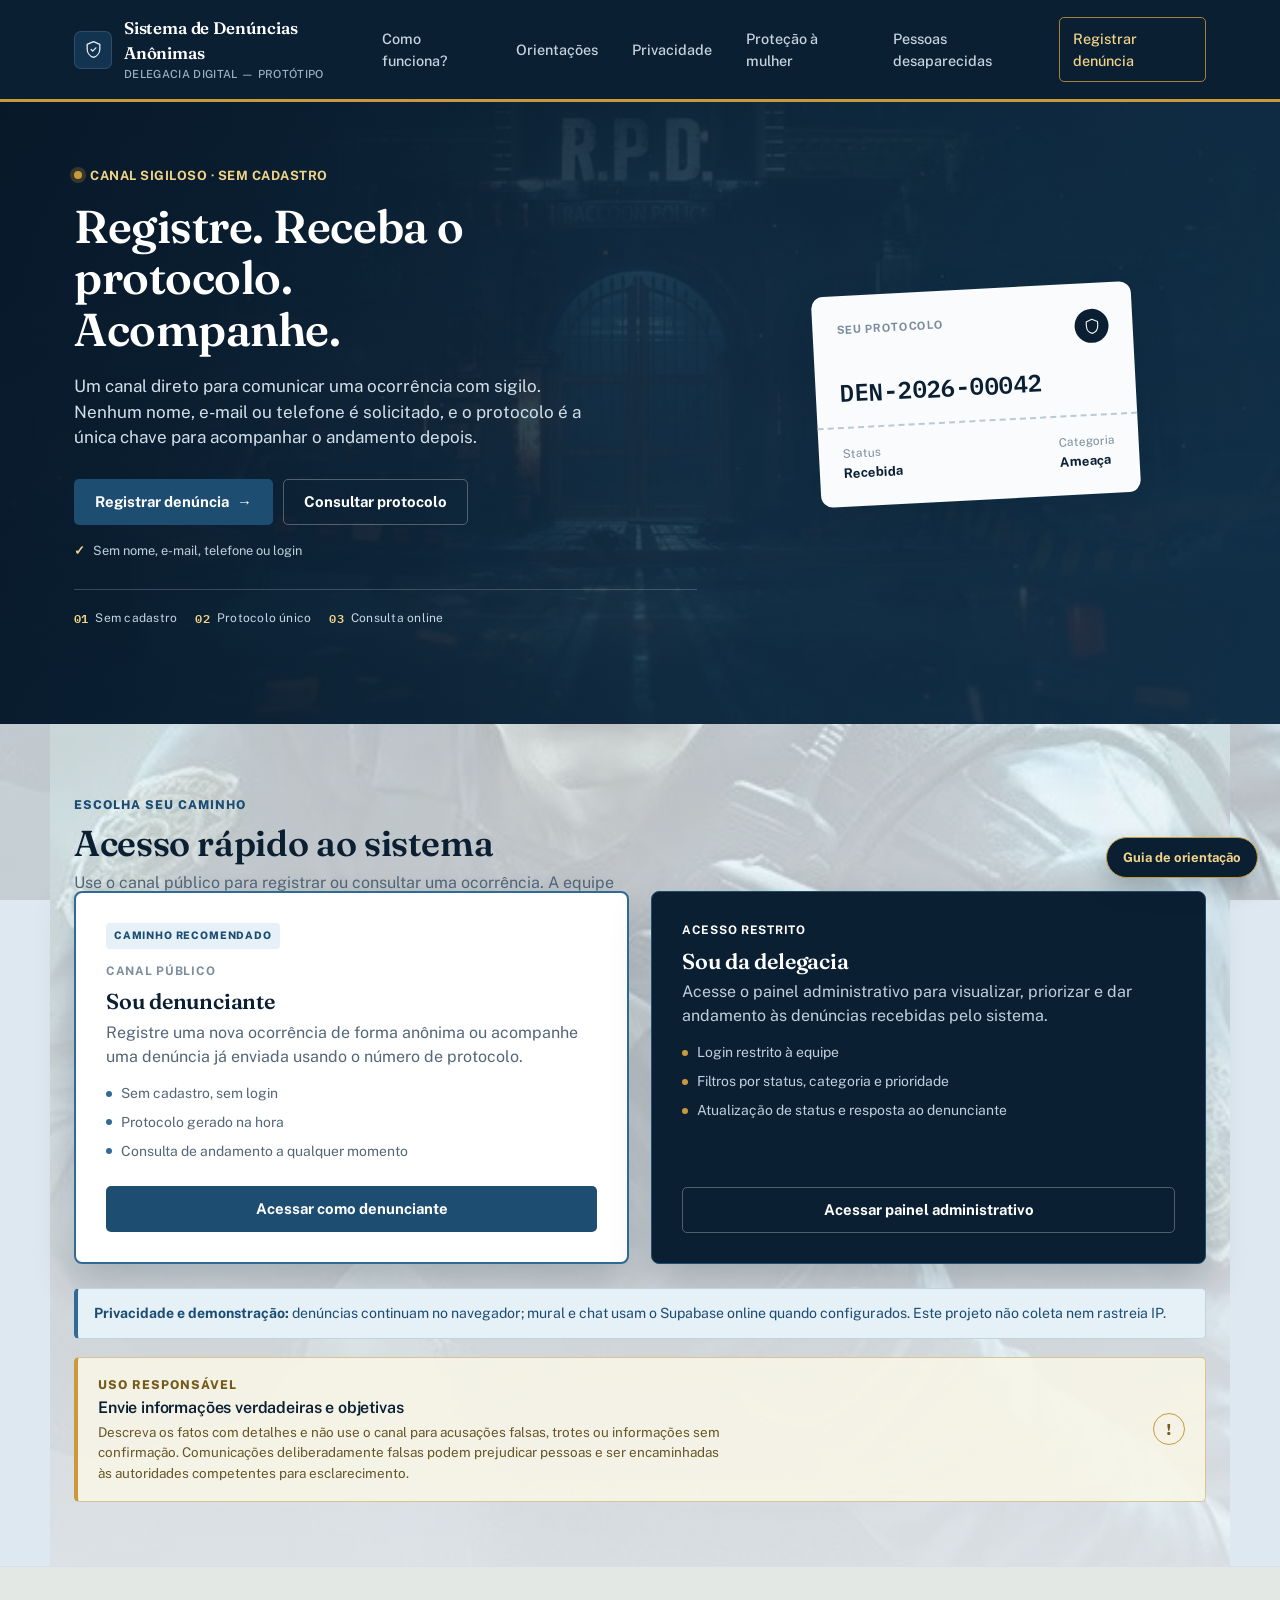
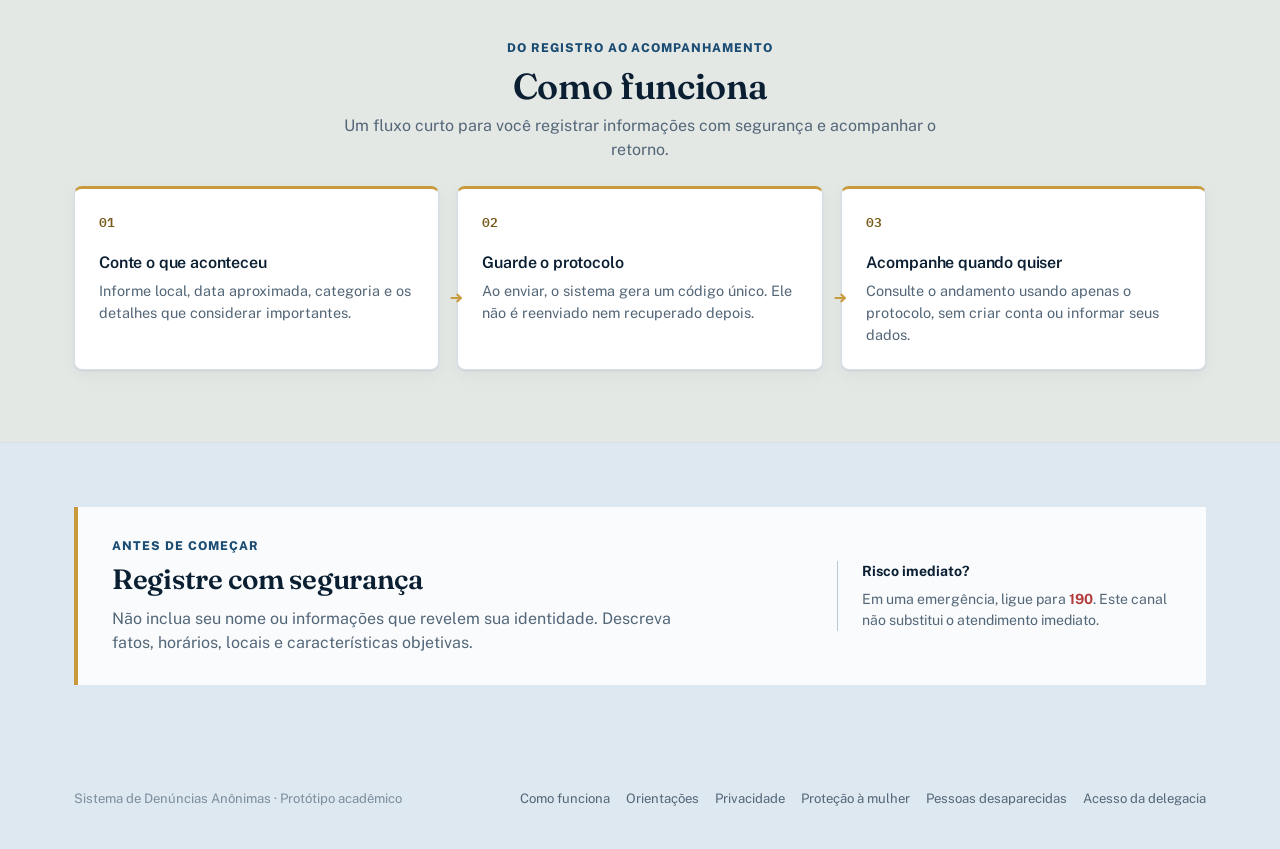
<file: index.html>
<!DOCTYPE html>
<html lang="pt-BR">
<head>
<meta charset="UTF-8">
<meta name="viewport" content="width=device-width, initial-scale=1.0">
<title>Sistema de Denúncias Anônimas</title>
<meta name="description" content="Canal sigiloso para registrar e consultar denúncias anônimas.">
<meta name="theme-color" content="#0B1F33">
<meta property="og:title" content="Sistema de Denúncias Anônimas">
<meta property="og:description" content="Registre uma ocorrência sem cadastro e acompanhe pelo protocolo.">
<meta property="og:type" content="website">
<link rel="icon" href="favicon.svg" type="image/svg+xml">
<link rel="stylesheet" href="style.css">
<link rel="stylesheet" href="home.css">
<link rel="stylesheet" href="assistente.css">
</head>
<body class="pagina-home">
<header class="top-bar">
  <div class="container top-bar__inner">
    <a class="brand" href="index.html" aria-label="Página inicial do Sistema de Denúncias Anônimas">
      <span class="brand__mark" aria-hidden="true">
        <svg viewBox="0 0 24 24" fill="none" xmlns="http://www.w3.org/2000/svg">
          <path d="M12 2L4 5.5V11c0 5.2 3.4 9.7 8 11 4.6-1.3 8-5.8 8-11V5.5L12 2z" stroke="#EAF0F7" stroke-width="1.6" stroke-linejoin="round"/>
          <path d="M9 12l2 2 4-4" stroke="#EAF0F7" stroke-width="1.6" stroke-linecap="round" stroke-linejoin="round"/>
        </svg>
      </span>
      <span class="brand__text">Sistema de Denúncias Anônimas<small>Delegacia Digital — Protótipo</small></span>
    </a>
    <button class="menu-mobile-toggle" type="button" aria-expanded="false" aria-controls="menu-principal" aria-label="Abrir menu"><span></span><span></span><span></span></button>
    <nav class="top-nav" id="menu-principal" aria-label="Navegação principal">
      <a href="#como-funciona">Como funciona?</a><a href="#orientacoes">Orientações</a><a href="#privacidade">Privacidade</a><a href="mulheres.html">Proteção à mulher</a><a href="desaparecidos.html">Pessoas desaparecidas</a><a class="top-nav__action" href="denunciante.html">Registrar denúncia</a>
    </nav>
  </div>
</header>

<main>
  <section class="hero">
    <div class="container hero__inner">
      <div class="hero__copy">
        <p class="hero__eyebrow">Canal sigiloso · sem cadastro</p>
        <h1>Registre. Receba o protocolo. Acompanhe.</h1>
        <p class="hero__lead">
          Um canal direto para comunicar uma ocorrência com sigilo. Nenhum nome,
          e-mail ou telefone é solicitado, e o protocolo é a única chave para
          acompanhar o andamento depois.
        </p>
        <div class="hero__actions">
          <a class="btn btn-primary" href="denunciante.html">Registrar denúncia <span aria-hidden="true">→</span></a>
          <a class="btn btn-hero-ghost" href="denunciante.html#painel-consulta">Consultar protocolo</a>
        </div>
        <p class="hero__reassurance"><span aria-hidden="true">✓</span> Sem nome, e-mail, telefone ou login</p>
        <div class="hero__signals" aria-label="Características do canal">
          <span><strong>01</strong> Sem cadastro</span>
          <span><strong>02</strong> Protocolo único</span>
          <span><strong>03</strong> Consulta online</span>
        </div>
      </div>
      <div class="hero__tiquete-wrap" aria-hidden="true">
        <div class="hero-ticket">
          <div class="hero-ticket__topo">
            <div>
              <div class="hero-ticket__rotulo">Seu protocolo</div>
            </div>
            <div class="hero-ticket__selo">
              <svg viewBox="0 0 24 24" fill="none"><path d="M12 2L4 5.5V11c0 5.2 3.4 9.7 8 11 4.6-1.3 8-5.8 8-11V5.5L12 2z" stroke="#F4F3EE" stroke-width="1.6" stroke-linejoin="round"/></svg>
            </div>
          </div>
          <div class="hero-ticket__protocolo">DEN-2026-00042</div>
          <div class="hero-ticket__rodape">
            <span>Status<br><strong>Recebida</strong></span>
            <span>Categoria<br><strong>Ameaça</strong></span>
          </div>
        </div>
      </div>
    </div>
  </section>

  <section class="container home-entry" aria-labelledby="titulo-acesso">
    <div class="section-heading">
      <p class="section-kicker">Escolha seu caminho</p>
      <h2 id="titulo-acesso">Acesso rápido ao sistema</h2>
      <p>Use o canal público para registrar ou consultar uma ocorrência. A equipe autorizada acessa o painel restrito.</p>
    </div>
    <div class="perfis">
      <article class="perfil-card perfil-card--publico">
        <div class="perfil-card__kicker">Canal público</div>
        <h2>Sou denunciante</h2>
        <p>Registre uma nova ocorrência de forma anônima ou acompanhe uma denúncia já enviada usando o número de protocolo.</p>
        <ul class="perfil-card__lista">
          <li>Sem cadastro, sem login</li>
          <li>Protocolo gerado na hora</li>
          <li>Consulta de andamento a qualquer momento</li>
        </ul>
        <a class="btn btn-primary btn-block" href="denunciante.html">Acessar como denunciante</a>
      </article>

      <article class="perfil-card perfil-card--restrito">
        <div class="perfil-card__kicker">Acesso restrito</div>
        <h2>Sou da delegacia</h2>
        <p>Acesse o painel administrativo para visualizar, priorizar e dar andamento às denúncias recebidas pelo sistema.</p>
        <ul class="perfil-card__lista">
          <li>Login restrito à equipe</li>
          <li>Filtros por status, categoria e prioridade</li>
          <li>Atualização de status e resposta ao denunciante</li>
        </ul>
        <a class="btn btn-ghost btn-block" href="admin.html">Acessar painel administrativo</a>
      </article>
    </div>

    <div class="alert alert-info mt-24 home-privacy" id="privacidade" role="note">
      <strong>Privacidade e demonstração:</strong> denúncias continuam no navegador; mural e chat usam o Supabase online quando configurados.
      Este projeto não coleta nem rastreia IP.
    </div>

    <section class="home-responsibility" aria-labelledby="titulo-uso-responsavel">
      <div>
        <p class="section-kicker">Uso responsável</p>
        <h2 id="titulo-uso-responsavel">Envie informações verdadeiras e objetivas</h2>
        <p>Descreva os fatos com detalhes e não use o canal para acusações falsas, trotes ou informações sem confirmação. Comunicações deliberadamente falsas podem prejudicar pessoas e ser encaminhadas às autoridades competentes para esclarecimento.</p>
      </div>
      <span class="home-responsibility__mark" aria-hidden="true">!</span>
    </section>
  </section>

  <section class="home-section home-section--light" id="como-funciona" aria-labelledby="titulo-como-funciona">
    <div class="container">
      <div class="section-heading section-heading--center">
        <p class="section-kicker">Do registro ao acompanhamento</p>
        <h2 id="titulo-como-funciona">Como funciona</h2>
        <p>Um fluxo curto para você registrar informações com segurança e acompanhar o retorno.</p>
      </div>
      <div class="steps">
        <article class="step">
          <span class="step__number">01</span>
          <h3>Conte o que aconteceu</h3>
          <p>Informe local, data aproximada, categoria e os detalhes que considerar importantes.</p>
        </article>
        <article class="step">
          <span class="step__number">02</span>
          <h3>Guarde o protocolo</h3>
          <p>Ao enviar, o sistema gera um código único. Ele não é reenviado nem recuperado depois.</p>
        </article>
        <article class="step">
          <span class="step__number">03</span>
          <h3>Acompanhe quando quiser</h3>
          <p>Consulte o andamento usando apenas o protocolo, sem criar conta ou informar seus dados.</p>
        </article>
      </div>
    </div>
  </section>

  <section class="container home-section home-guidance" id="orientacoes" aria-labelledby="titulo-orientacoes">
    <div class="guidance-panel">
      <div>
        <p class="section-kicker">Antes de começar</p>
        <h2 id="titulo-orientacoes">Registre com segurança</h2>
        <p>Não inclua seu nome ou informações que revelem sua identidade. Descreva fatos, horários, locais e características objetivas.</p>
      </div>
      <div class="guidance-panel__notice">
        <strong>Risco imediato?</strong>
        <span>Em uma emergência, ligue para <b>190</b>. Este canal não substitui o atendimento imediato.</span>
      </div>
    </div>
  </section>
</main>

<footer class="site-footer">
  <div class="container site-footer__inner">
    <span>Sistema de Denúncias Anônimas · Protótipo acadêmico</span>
    <nav aria-label="Links do rodapé"><a href="#como-funciona">Como funciona</a><a href="#orientacoes">Orientações</a><a href="#privacidade">Privacidade</a><a href="mulheres.html">Proteção à mulher</a><a href="desaparecidos.html">Pessoas desaparecidas</a><a href="admin.html">Acesso da delegacia</a></nav>
  </div>
</footer>
<script src="navegacao.js"></script>
<script src="assistente.js"></script>

</body>
</html>
</file>
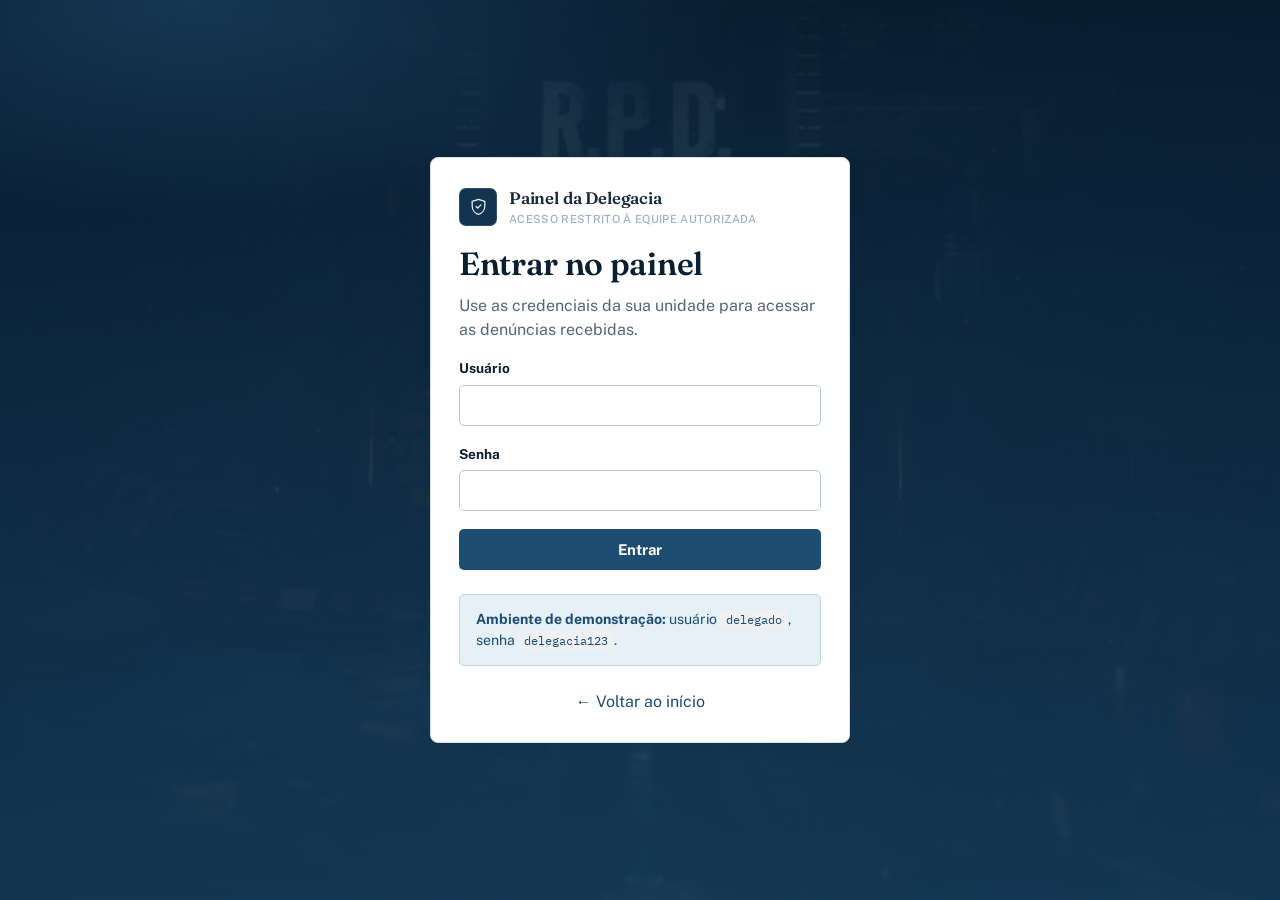
<file: admin.html>
<!DOCTYPE html>
<html lang="pt-BR">
<head>
<meta charset="UTF-8">
<meta name="viewport" content="width=device-width, initial-scale=1.0">
<title>Painel Administrativo · Sistema de Denúncias Anônimas</title>
<meta name="description" content="Painel restrito para análise e acompanhamento de denúncias recebidas.">
<meta name="theme-color" content="#0B1F33">
<link rel="icon" href="favicon.svg" type="image/svg+xml">
<link rel="stylesheet" href="style.css">
<link rel="stylesheet" href="admin.css">
</head>
<body class="pagina-admin">

<!-- ===================== TELA DE LOGIN ===================== -->
<div id="vista-login" class="login-shell">
  <div class="card card-pad login-card">
    <div class="brand" style="margin-bottom:18px; color:var(--navy-900);">
      <span class="brand__mark" aria-hidden="true">
        <svg viewBox="0 0 24 24" fill="none"><path d="M4 5.5L12 3l8 2.5V11c0 5.2-3.4 9.7-8 11-4.6-1.3-8-5.8-8-11V5.5z" stroke="#EAF0F7" stroke-width="1.6" stroke-linejoin="round"/><path d="M9 12l2 2 4-4" stroke="#EAF0F7" stroke-width="1.6" stroke-linecap="round" stroke-linejoin="round"/></svg>
      </span>
      <span class="brand__text">Painel da Delegacia<small>Acesso restrito à equipe autorizada</small></span>
    </div>

    <h1 class="mt-0">Entrar no painel</h1>
    <p>Use as credenciais da sua unidade para acessar as denúncias recebidas.</p>

    <form id="form-login">
      <div class="field">
        <label for="usuario">Usuário</label>
        <input type="text" id="usuario" autocomplete="username" required>
      </div>
      <div class="field">
        <label for="senha">Senha</label>
        <input type="password" id="senha" autocomplete="current-password" required>
      </div>
      <div id="erro-login" class="alert alert-error hidden" role="alert"></div>
      <button type="submit" class="btn btn-primary btn-block">Entrar</button>
    </form>

    <div class="alert alert-info mt-24">
      <strong>Ambiente de demonstração:</strong> usuário <code>delegado</code>, senha <code>delegacia123</code>.
    </div>
    <p class="text-center mt-24" style="margin-bottom:0;"><a href="index.html">&larr; Voltar ao início</a></p>
  </div>
</div>

<!-- ===================== PAINEL ADMINISTRATIVO ===================== -->
<div id="vista-painel" class="hidden">
  <div class="admin-shell">

    <aside class="admin-sidebar">
      <a href="index.html" class="brand brand--sidebar">
        <span class="brand__mark" aria-hidden="true">
          <svg viewBox="0 0 24 24" fill="none"><path d="M4 5.5L12 3l8 2.5V11c0 5.2-3.4 9.7-8 11-4.6-1.3-8-5.8-8-11V5.5z" stroke="#EAF0F7" stroke-width="1.6" stroke-linejoin="round"/><path d="M9 12l2 2 4-4" stroke="#EAF0F7" stroke-width="1.6" stroke-linecap="round" stroke-linejoin="round"/></svg>
        </span>
        <span class="brand__text">Painel da Delegacia<small>Sistema de Denúncias</small></span>
      </a>

      <nav class="admin-nav" aria-label="Seções do painel">
        <button class="admin-nav__item is-active" data-secao="visao-geral" type="button">Visão geral</button>
        <div class="admin-nav__grupo">
          <button class="admin-nav__item admin-nav__item--grupo" data-secao="denuncias" type="button" aria-expanded="true">
            <span>Denúncias</span><span class="admin-nav__chevron" aria-hidden="true">⌄</span>
          </button>
          <div class="admin-nav__subnav" aria-label="Filtros de denúncias">
            <button class="admin-nav__subitem is-active" data-filtro-prioridade="" type="button">Todas</button>
            <button class="admin-nav__subitem" data-filtro-prioridade="urgente" type="button">Urgentes</button>
            <button class="admin-nav__subitem" data-filtro-status="em_analise" type="button">Em análise</button>
            <button class="admin-nav__subitem" data-filtro-status="em_investigacao" type="button">Em investigação</button>
            <button class="admin-nav__subitem" data-filtro-status="concluida" type="button">Concluídas</button>
          </div>
        </div>
        <div class="admin-nav__grupo admin-nav__grupo--links">
          <button class="admin-nav__item admin-nav__item--grupo" type="button" aria-expanded="false">
            <span>Orientações</span><span class="admin-nav__chevron" aria-hidden="true">⌄</span>
          </button>
          <div class="admin-nav__subnav" aria-label="Áreas de orientação">
            <a class="admin-nav__subitem" href="mulheres.html">Proteção à mulher</a>
            <a class="admin-nav__subitem" href="desaparecidos.html">Pessoas desaparecidas</a>
          </div>
        </div>
      </nav>

      <div class="admin-sidebar__rodape">
        <div class="admin-usuario" id="rotulo-usuario">delegado</div>
        <button class="btn btn-ghost btn-sm btn-block" id="btn-sair" type="button">Sair</button>
      </div>
    </aside>

    <main class="admin-main">
      <!-- ---------- Seção: Visão geral ---------- -->
      <section id="secao-visao-geral">
        <div class="between mb-18">
          <div>
            <h1 class="mt-0">Visão geral</h1>
            <p class="mt-0">Resumo das denúncias recebidas pelo canal anônimo.</p>
          </div>
        </div>

        <div class="stats-grid" id="grade-estatisticas"></div>

        <div class="card card-pad mt-24">
          <div class="between">
            <h2 class="mt-0">Últimas denúncias</h2>
            <button class="btn btn-ghost btn-sm" type="button" data-ir-para="denuncias">Ver todas</button>
          </div>
          <div id="tabela-recentes"></div>
        </div>
      </section>

      <!-- ---------- Seção: Denúncias (lista + filtros) ---------- -->
      <section id="secao-denuncias" class="hidden">
        <h1 class="mt-0">Denúncias</h1>
        <p class="mt-0">Filtre, priorize e atualize o andamento de cada ocorrência recebida.</p>

        <div class="card card-pad filtros">
          <div class="field" style="margin-bottom:0;">
            <label for="filtro-busca">Buscar</label>
            <input type="text" id="filtro-busca" placeholder="Protocolo, local ou palavra-chave">
          </div>
          <div class="field" style="margin-bottom:0;">
            <label for="filtro-status">Status</label>
            <select id="filtro-status">
              <option value="">Todos</option>
              <option value="recebida">Recebida</option>
              <option value="em_analise">Em análise</option>
              <option value="em_investigacao">Em investigação</option>
              <option value="concluida">Concluída</option>
              <option value="arquivada">Arquivada</option>
            </select>
          </div>
          <div class="field" style="margin-bottom:0;">
            <label for="filtro-categoria">Categoria</label>
            <select id="filtro-categoria">
              <option value="">Todas</option>
              <option value="furto">Furto</option>
              <option value="roubo">Roubo</option>
              <option value="violencia_domestica">Violência doméstica</option>
              <option value="trafico">Tráfico de drogas</option>
              <option value="vandalismo">Vandalismo</option>
              <option value="ameaca">Ameaça</option>
              <option value="outro">Outro</option>
            </select>
          </div>
          <div class="field" style="margin-bottom:0;">
            <label for="filtro-prioridade">Prioridade</label>
            <select id="filtro-prioridade">
              <option value="">Todas</option>
              <option value="urgente">Urgente</option>
              <option value="alta">Alta</option>
              <option value="media">Média</option>
              <option value="baixa">Baixa</option>
            </select>
          </div>
          <div class="filtros__acoes">
            <button class="btn btn-ghost btn-sm" id="btn-exportar-csv" type="button">Exportar CSV</button>
            <button class="btn btn-ghost btn-sm" id="btn-limpar-filtros" type="button">Limpar filtros</button>
          </div>
        </div>

        <div class="card mt-24" id="cartao-lista">
          <div id="lista-denuncias"></div>
          <p id="lista-vazia" class="muted text-center hidden" style="padding:32px;">Nenhuma denúncia corresponde aos filtros selecionados.</p>
        </div>
      </section>
    </main>
  </div>
</div>

<!-- ===================== PAINEL LATERAL DE DETALHES ===================== -->
<div id="drawer-detalhe" class="drawer hidden" aria-hidden="true">
  <div class="drawer__fundo" id="drawer-fundo"></div>
  <div class="drawer__painel" role="dialog" aria-modal="true" aria-labelledby="drawer-titulo">
    <div class="drawer__cabecalho">
      <div>
        <div class="consulta-meta" id="drawer-protocolo">DEN-2026-00000</div>
        <h2 id="drawer-titulo" class="mt-0">Categoria</h2>
      </div>
      <button class="btn btn-ghost btn-sm" id="drawer-fechar" type="button" aria-label="Fechar detalhes">Fechar</button>
    </div>

    <div class="drawer__corpo" id="drawer-corpo">
      <!-- preenchido via JavaScript -->
    </div>
  </div>
</div>

<script src="storage.js"></script>
<script src="admin.js"></script>
</body>
</html>
</file>
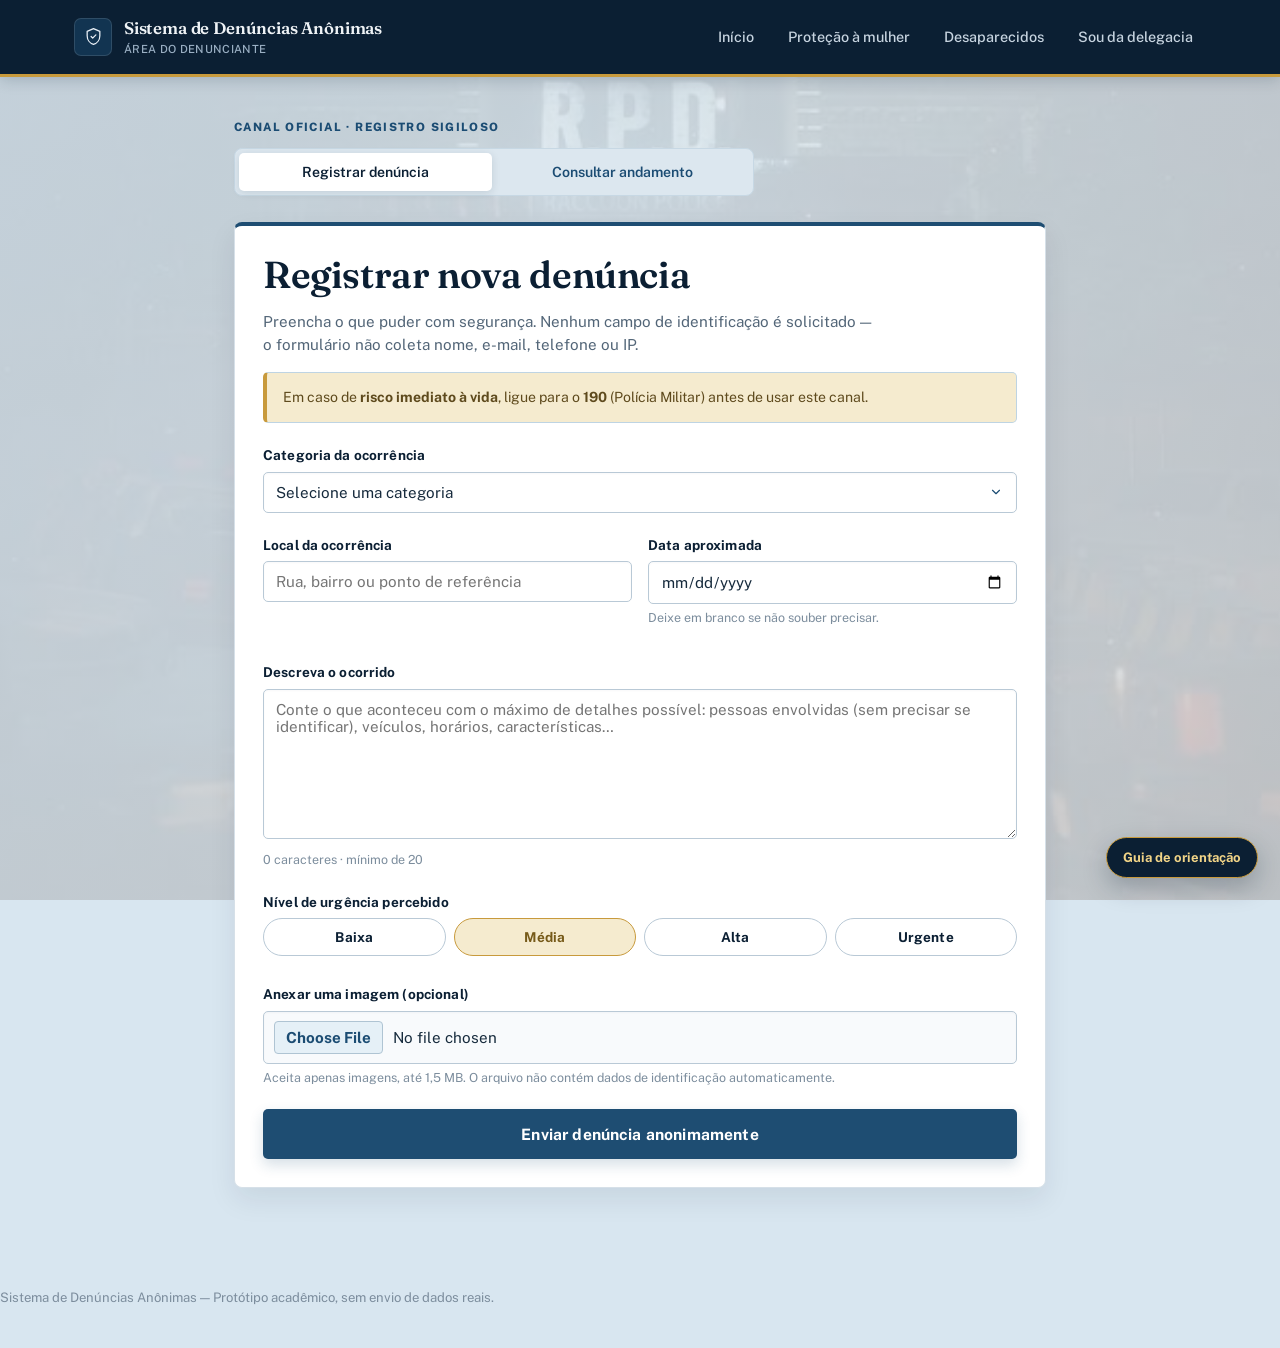
<file: denunciante.html>
<!DOCTYPE html>
<html lang="pt-BR">
<head>
<meta charset="UTF-8">
<meta name="viewport" content="width=device-width, initial-scale=1.0">
<title>Denunciante · Sistema de Denúncias Anônimas</title>
<meta name="description" content="Registre uma denúncia anônima ou consulte o andamento pelo protocolo.">
<meta name="theme-color" content="#0B1F33">
<link rel="icon" href="favicon.svg" type="image/svg+xml">
<link rel="stylesheet" href="style.css">
<link rel="stylesheet" href="denunciante.css">
<link rel="stylesheet" href="assistente.css">
</head>
<body class="pagina-denunciante">

<header class="top-bar">
  <div class="container top-bar__inner">
    <a href="index.html" class="brand" style="color:inherit">
      <span class="brand__mark" aria-hidden="true">
        <svg viewBox="0 0 24 24" fill="none"><path d="M12 2L4 5.5V11c0 5.2 3.4 9.7 8 11 4.6-1.3 8-5.8 8-11V5.5L12 2z" stroke="#EAF0F7" stroke-width="1.6" stroke-linejoin="round"/><path d="M9 12l2 2 4-4" stroke="#EAF0F7" stroke-width="1.6" stroke-linecap="round" stroke-linejoin="round"/></svg>
      </span>
      <span class="brand__text">Sistema de Denúncias Anônimas<small>Área do denunciante</small></span>
    </a>
    <button class="menu-mobile-toggle" type="button" aria-expanded="false" aria-controls="menu-principal" aria-label="Abrir menu"><span></span><span></span><span></span></button>
    <nav class="top-nav" id="menu-principal" aria-label="Navegação do perfil denunciante">
      <a href="index.html">Início</a><a href="mulheres.html">Proteção à mulher</a><a href="desaparecidos.html">Desaparecidos</a><a href="admin.html">Sou da delegacia</a>
    </nav>
  </div>
</header>

<main class="container page-den">

  <div class="tabs" role="tablist" aria-label="Ações do denunciante">
    <button class="tab is-active" id="tab-nova" role="tab" aria-selected="true" aria-controls="painel-nova">Registrar denúncia</button>
    <button class="tab" id="tab-consulta" role="tab" aria-selected="false" aria-controls="painel-consulta">Consultar andamento</button>
  </div>

  <!-- ===================== PAINEL: NOVA DENÚNCIA ===================== -->
  <section id="painel-nova" role="tabpanel" aria-labelledby="tab-nova">

    <div id="vista-formulario">
      <div class="card card-pad">
        <h1>Registrar nova denúncia</h1>
        <p class="mt-0">Preencha o que puder com segurança. Nenhum campo de identificação é solicitado — o formulário não coleta nome, e-mail, telefone ou IP.</p>

        <div class="alert alert-info" role="note" style="margin-bottom:22px;">
          Em caso de <strong>risco imediato à vida</strong>, ligue para o <strong>190</strong> (Polícia Militar) antes de usar este canal.
        </div>

        <form id="form-denuncia" novalidate>
          <div class="field">
            <label for="categoria">Categoria da ocorrência</label>
            <select id="categoria" name="categoria" required>
              <option value="" disabled selected>Selecione uma categoria</option>
              <option value="furto">Furto</option>
              <option value="roubo">Roubo</option>
              <option value="violencia_domestica">Violência doméstica</option>
              <option value="trafico">Tráfico de drogas</option>
              <option value="vandalismo">Vandalismo / dano ao patrimônio</option>
              <option value="ameaca">Ameaça</option>
              <option value="outro">Outro</option>
            </select>
          </div>

          <div class="field-row">
            <div class="field">
              <label for="local">Local da ocorrência</label>
              <input type="text" id="local" name="local" placeholder="Rua, bairro ou ponto de referência" required>
            </div>
            <div class="field">
              <label for="dataOcorrido">Data aproximada</label>
              <input type="date" id="dataOcorrido" name="dataOcorrido">
              <p class="hint">Deixe em branco se não souber precisar.</p>
            </div>
          </div>

          <div class="field">
            <label for="descricao">Descreva o ocorrido</label>
            <textarea id="descricao" name="descricao" placeholder="Conte o que aconteceu com o máximo de detalhes possível: pessoas envolvidas (sem precisar se identificar), veículos, horários, características…" required minlength="20"></textarea>
            <p class="hint" id="contador-descricao">Mínimo de 20 caracteres.</p>
          </div>

          <div class="field">
            <label>Nível de urgência percebido</label>
            <div class="radio-group" id="grupo-prioridade">
              <label class="radio-chip"><input type="radio" name="prioridade" value="baixa"> Baixa</label>
              <label class="radio-chip"><input type="radio" name="prioridade" value="media" checked> Média</label>
              <label class="radio-chip"><input type="radio" name="prioridade" value="alta"> Alta</label>
              <label class="radio-chip"><input type="radio" name="prioridade" value="urgente"> Urgente</label>
            </div>
          </div>

          <div class="field">
            <label for="anexo">Anexar uma imagem (opcional)</label>
            <input type="file" id="anexo" name="anexo" accept="image/*">
            <p class="hint">Aceita apenas imagens, até 1,5&nbsp;MB. O arquivo não contém dados de identificação automaticamente.</p>
          </div>

          <div id="erro-formulario" class="alert alert-error hidden" role="alert"></div>

          <button type="submit" class="btn btn-primary btn-block">Enviar denúncia anonimamente</button>
        </form>
      </div>
    </div>

    <!-- Confirmação exibida após o envio -->
    <div id="vista-confirmacao" class="card card-pad hidden text-center">
      <div class="confirmacao__icone" aria-hidden="true">
        <svg viewBox="0 0 24 24" fill="none"><circle cx="12" cy="12" r="10" stroke="#2E7D4F" stroke-width="1.6"/><path d="M8 12.5l2.5 2.5L16 9.5" stroke="#2E7D4F" stroke-width="1.8" stroke-linecap="round" stroke-linejoin="round"/></svg>
      </div>
      <h1>Denúncia registrada</h1>
      <p>Guarde este número de protocolo. Ele é a <strong>única</strong> forma de acompanhar o andamento — não há como recuperá-lo depois.</p>
      <div class="ticket text-center">
        <div class="ticket__rotulo">Número de protocolo</div>
        <div class="ticket__codigo" id="protocolo-gerado">DEN-2026-00000</div>
      </div>
      <div class="row" style="justify-content:center; gap:10px; margin-top:14px;">
        <button class="btn btn-ghost btn-sm" id="btn-copiar-protocolo" type="button">Copiar protocolo</button>
        <button class="btn btn-primary btn-sm" id="btn-nova-denuncia" type="button">Registrar outra denúncia</button>
      </div>
    </div>
  </section>

  <!-- ===================== PAINEL: CONSULTA ===================== -->
  <section id="painel-consulta" role="tabpanel" aria-labelledby="tab-consulta" class="hidden">
    <div class="card card-pad">
      <h1>Consultar andamento</h1>
      <p class="mt-0">Informe o número de protocolo recebido no momento do registro.</p>

      <form id="form-consulta" class="row" style="align-items:flex-end; gap:12px;">
        <div class="field" style="flex:1; margin-bottom:0;">
          <label for="protocolo-busca">Número de protocolo</label>
          <input type="text" id="protocolo-busca" placeholder="Ex.: DEN-2026-00001" autocomplete="off">
        </div>
        <button type="submit" class="btn btn-primary">Consultar</button>
      </form>

      <div id="resultado-consulta" class="mt-24"></div>
    </div>
  </section>

</main>

<footer class="site-footer">Sistema de Denúncias Anônimas — Protótipo acadêmico, sem envio de dados reais.</footer>

<script src="storage.js"></script>
<script src="denunciante.js"></script>
<script src="navegacao.js"></script>
<script src="assistente.js"></script>
</body>
</html>
</file>
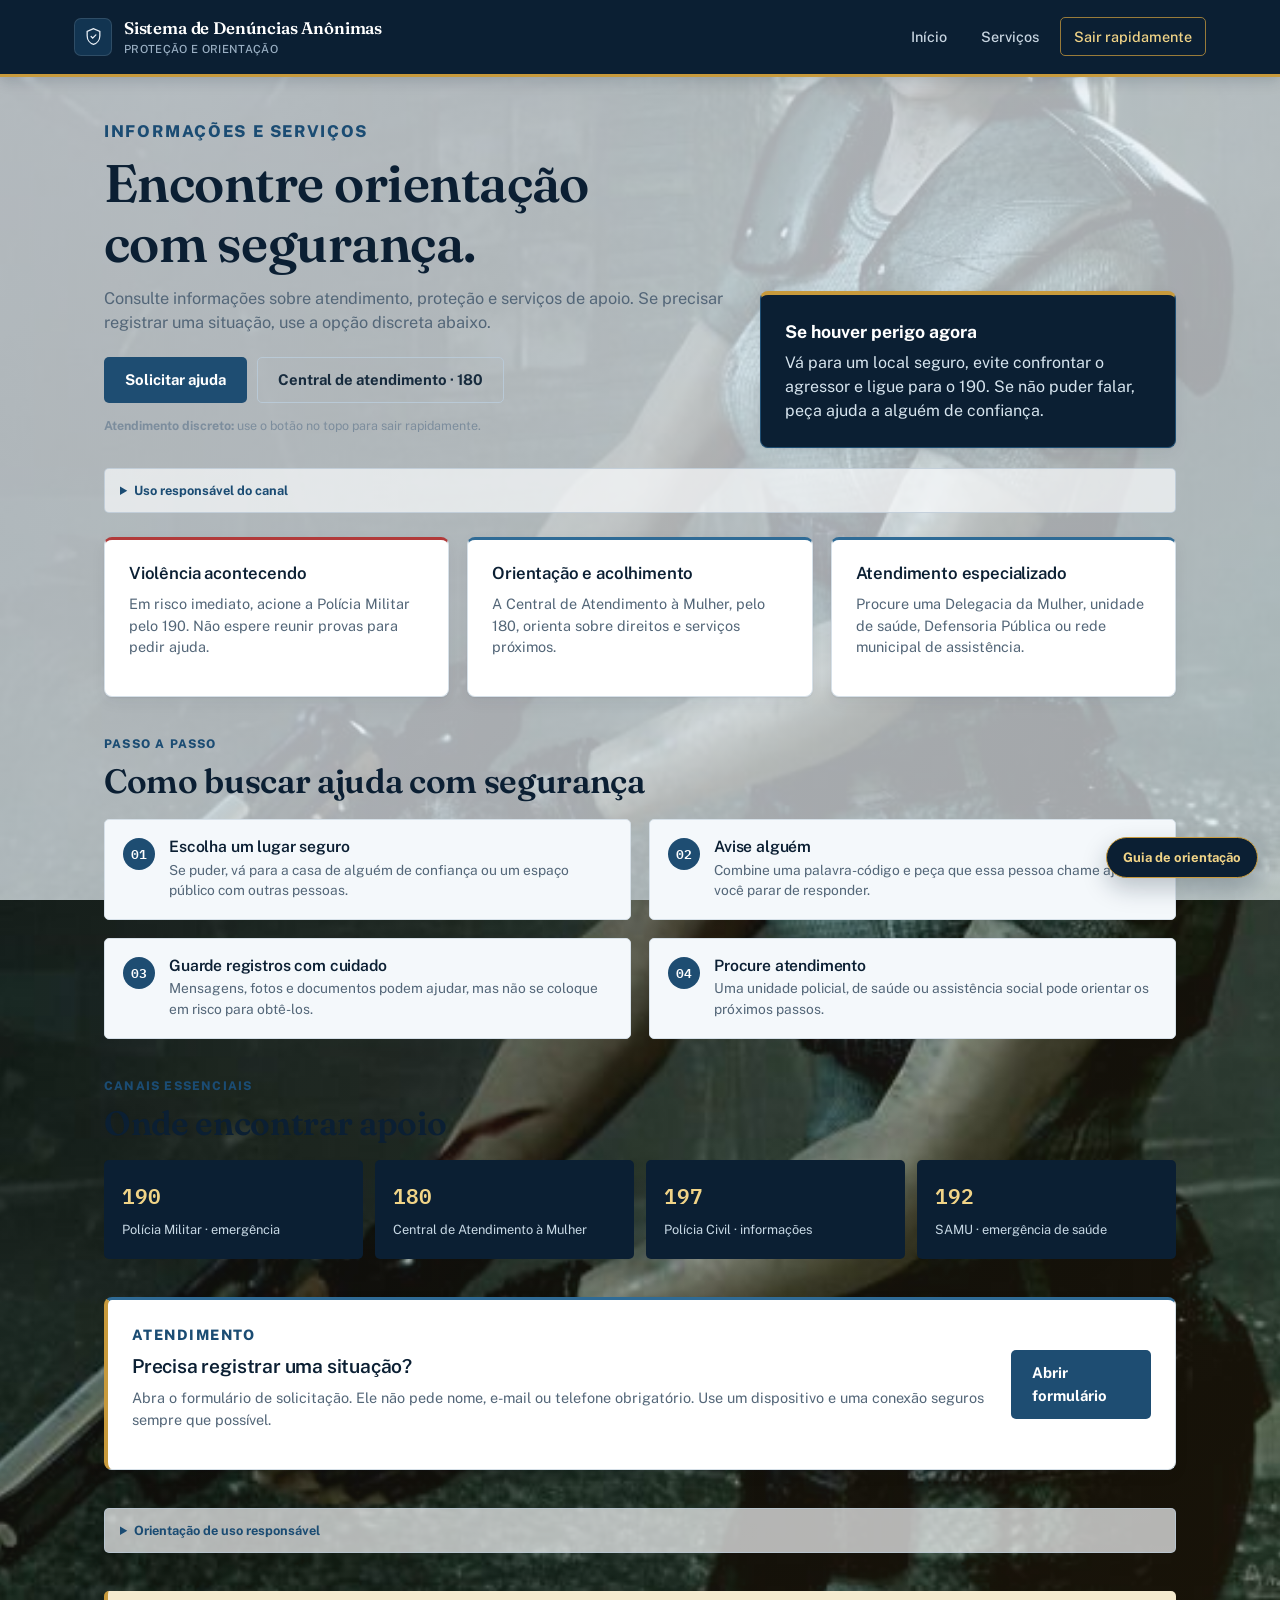
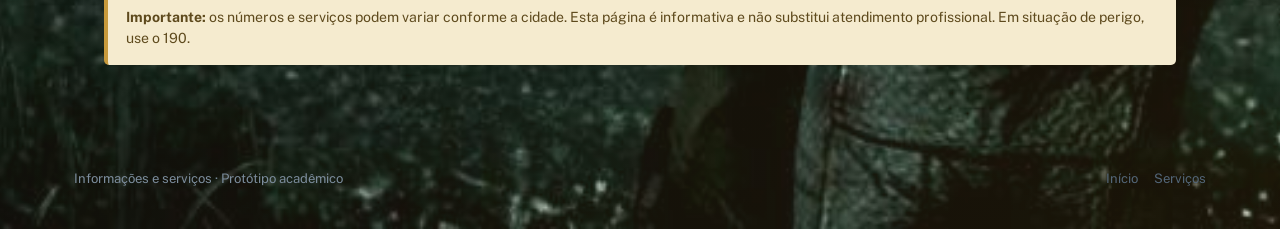
<file: mulheres.html>
<!DOCTYPE html>
<html lang="pt-BR">
<head>
<meta charset="UTF-8">
<meta name="viewport" content="width=device-width, initial-scale=1.0">
<title>Informações e serviços</title>
<meta name="description" content="Informações gerais, serviços e canais de atendimento.">
<meta name="theme-color" content="#0B1F33">
<link rel="icon" href="favicon.svg" type="image/svg+xml">
<link rel="stylesheet" href="style.css">
<link rel="stylesheet" href="orientacoes.css">
<link rel="stylesheet" href="assistente.css">
</head>
<body class="pagina-mulheres">
<header class="top-bar"><div class="container top-bar__inner">
  <a class="brand" href="index.html" aria-label="Voltar para a página inicial"><span class="brand__mark" aria-hidden="true"><svg viewBox="0 0 24 24" fill="none"><path d="M12 2 4 5.5V11c0 5.2 3.4 9.7 8 11 4.6-1.3 8-5.8 8-11V5.5L12 2Z" stroke="#EAF0F7" stroke-width="1.6"/><path d="m9 12 2 2 4-4" stroke="#EAF0F7" stroke-width="1.6" stroke-linecap="round"/></svg></span><span class="brand__text">Sistema de Denúncias Anônimas<small>Proteção e orientação</small></span></a>
  <button class="menu-mobile-toggle" type="button" aria-expanded="false" aria-controls="menu-principal" aria-label="Abrir menu"><span></span><span></span><span></span></button>
  <nav class="top-nav" id="menu-principal" aria-label="Navegação principal"><a href="index.html">Início</a><a href="desaparecidos.html">Serviços</a><button class="saida-rapida" id="saida-rapida" type="button">Sair rapidamente</button></nav>
</div></header>
<main class="container page-orientacao">
  <section class="orientacao-hero"><div><p class="orientacao-kicker">Informações e serviços</p><h1>Encontre orientação com segurança.</h1><p>Consulte informações sobre atendimento, proteção e serviços de apoio. Se precisar registrar uma situação, use a opção discreta abaixo.</p><div class="orientacao-acoes"><a class="btn btn-primary" href="denunciante.html">Solicitar ajuda</a><a class="btn btn-ghost" href="tel:180">Central de atendimento · 180</a></div><p class="modo-discreto"><strong>Atendimento discreto:</strong> use o botão no topo para sair rapidamente.</p></div><aside class="orientacao-hero__selo"><strong>Se houver perigo agora</strong><span>Vá para um local seguro, evite confrontar o agressor e ligue para o 190. Se não puder falar, peça ajuda a alguém de confiança.</span></aside></section>
  <section class="orientacao-responsabilidade orientacao-responsabilidade--top" aria-labelledby="titulo-responsabilidade-top"><details><summary id="titulo-responsabilidade-top">Uso responsável do canal</summary><p>Envie somente informações verdadeiras e descreva os fatos com detalhes objetivos. Comunicações deliberadamente falsas podem prejudicar pessoas e ser encaminhadas para esclarecimento pelas autoridades competentes. Este protótipo não coleta nem rastreia IP.</p></details></section>
  <div class="orientacao-grid"><article class="orientacao-card orientacao-card--urgent"><h2>Violência acontecendo</h2><p>Em risco imediato, acione a Polícia Militar pelo 190. Não espere reunir provas para pedir ajuda.</p></article><article class="orientacao-card"><h2>Orientação e acolhimento</h2><p>A Central de Atendimento à Mulher, pelo 180, orienta sobre direitos e serviços próximos.</p></article><article class="orientacao-card"><h2>Atendimento especializado</h2><p>Procure uma Delegacia da Mulher, unidade de saúde, Defensoria Pública ou rede municipal de assistência.</p></article></div>
  <section class="orientacao-section" aria-labelledby="como-pedir-ajuda"><div class="orientacao-section__heading"><p class="orientacao-kicker">Passo a passo</p><h2 id="como-pedir-ajuda">Como buscar ajuda com segurança</h2></div><div class="orientacao-two-col"><div class="orientacao-passo"><span class="orientacao-passo__numero">01</span><div><h3>Escolha um lugar seguro</h3><p>Se puder, vá para a casa de alguém de confiança ou um espaço público com outras pessoas.</p></div></div><div class="orientacao-passo"><span class="orientacao-passo__numero">02</span><div><h3>Avise alguém</h3><p>Combine uma palavra-código e peça que essa pessoa chame ajuda se você parar de responder.</p></div></div><div class="orientacao-passo"><span class="orientacao-passo__numero">03</span><div><h3>Guarde registros com cuidado</h3><p>Mensagens, fotos e documentos podem ajudar, mas não se coloque em risco para obtê-los.</p></div></div><div class="orientacao-passo"><span class="orientacao-passo__numero">04</span><div><h3>Procure atendimento</h3><p>Uma unidade policial, de saúde ou assistência social pode orientar os próximos passos.</p></div></div></div></section>
  <section class="orientacao-section" aria-labelledby="canais-apoio"><div class="orientacao-section__heading"><p class="orientacao-kicker">Canais essenciais</p><h2 id="canais-apoio">Onde encontrar apoio</h2></div><div class="orientacao-contatos"><div class="orientacao-contato"><strong>190</strong><span>Polícia Militar · emergência</span></div><div class="orientacao-contato"><strong>180</strong><span>Central de Atendimento à Mulher</span></div><div class="orientacao-contato"><strong>197</strong><span>Polícia Civil · informações</span></div><div class="orientacao-contato"><strong>192</strong><span>SAMU · emergência de saúde</span></div></div></section>
  <section class="orientacao-section" aria-labelledby="solicitar-ajuda"><div class="orientacao-card orientacao-discreta"><div><p class="orientacao-kicker">Atendimento</p><h2 id="solicitar-ajuda">Precisa registrar uma situação?</h2><p>Abra o formulário de solicitação. Ele não pede nome, e-mail ou telefone obrigatório. Use um dispositivo e uma conexão seguros sempre que possível.</p></div><a class="btn btn-primary" href="denunciante.html">Abrir formulário</a></div></section>
  <section class="orientacao-section orientacao-responsabilidade" aria-labelledby="titulo-responsabilidade"><details><summary id="titulo-responsabilidade">Orientação de uso responsável</summary><p>Envie somente informações verdadeiras e descreva os fatos com detalhes objetivos. Comunicações deliberadamente falsas podem prejudicar pessoas e ser encaminhadas para esclarecimento pelas autoridades competentes. Este protótipo não coleta nem rastreia IP.</p></details></section>
  <section class="orientacao-section"><div class="orientacao-aviso"><strong>Importante:</strong> os números e serviços podem variar conforme a cidade. Esta página é informativa e não substitui atendimento profissional. Em situação de perigo, use o 190.</div></section>
</main>
<footer class="site-footer"><div class="container site-footer__inner"><span>Informações e serviços · Protótipo acadêmico</span><nav aria-label="Links do rodapé"><a href="index.html">Início</a><a href="desaparecidos.html">Serviços</a></nav></div></footer>
<script src="mulheres.js"></script>
<script src="navegacao.js"></script>
<script src="assistente.js"></script>
</body>
</html>
</file>
<file: style.css>
/* =========================================================
   style.css — Base global, tokens de design e componentes
   compartilhados entre os perfis Denunciante e Administrador

   Conceito: "protocolo como tíquete de resguardo" — o número
   de protocolo é o único elo entre a pessoa e sua denúncia,
   então ele vira o elemento visual central do sistema (tratado
   como um canhoto/tíquete perfurado), em vez de um dado de
   formulário qualquer. O lado público (Denunciante) usa papel
   claro e traço tracejado, como um formulário; o lado
   institucional (Delegacia) usa tinta escura e traço sólido,
   como um documento oficial — a cor separa os dois perfis.
   ========================================================= */

@import url('https://fonts.googleapis.com/css2?family=Fraunces:opsz,wght@9..144,500;9..144,600;9..144,700&family=Public+Sans:wght@400;500;600;700;800&family=IBM+Plex+Mono:wght@500;600&display=swap');

:root{
  /* --- Tinta institucional em tom escuro e neutro, para liberar a imagem de fundo --- */
  --ink-950:#0B1F33;
  --ink-800:#123451;
  --ink-700:#1E4D72;
  --steel-600:#2F6B96;
  --steel-700:#1B4C73;

  /* --- Papel (frio, não o cream quente de template) --- */
  --paper:#EEF3F7;
  --paper-warm:#F9FBFC;
  --card:#FFFFFF;
  --ink-text:#172B3D;
  --ink-soft:#536678;
  --ink-faint:#7C8D9D;
  --line:#D6E0E8;
  --line-strong:#B9C9D6;

  /* --- Sinalizador âmbar: o "farol" do sistema — usado só no
     motivo do protocolo/tíquete e em poucos realces, nunca como
     cor de fundo geral --- */
  --signal:#C89A3C;
  --signal-ink:#765A19;
  --signal-soft:#F5EBCF;

  /* --- Cores de status (funcionais, não decorativas) --- */
  --st-recebida:#A87520;
  --st-analise:#2F648A;
  --st-investigacao:#1F7890;
  --st-concluida:#2F765A;
  --st-arquivada:#7A8492;
  --st-urgente:#B23A3A;

  /* --- Tipografia ---
     Fraunces: serva de identidade — só em títulos grandes e no
     motivo do protocolo (peso editorial, não neutro).
     Public Sans: interface e corpo de texto — desenhada para
     serviços públicos, o que encaixa diretamente no assunto.
     IBM Plex Mono: exclusiva dos números de protocolo/ficha. */
  --font-display:'Fraunces', Georgia, 'Times New Roman', serif;
  --font-body:'Public Sans', -apple-system, BlinkMacSystemFont, 'Segoe UI', Roboto, sans-serif;
  --font-mono:'IBM Plex Mono', 'SFMono-Regular', Consolas, monospace;

  /* --- Espaçamento e forma --- */
  --radius-sm:5px;
  --radius-md:8px;
  --shadow-card:0 1px 2px rgba(11,31,51,.07), 0 5px 16px rgba(11,31,51,.05);
  --shadow-pop:0 18px 40px rgba(11,31,51,.22);
}

*,*::before,*::after{ box-sizing:border-box; }
html{ -webkit-text-size-adjust:100%; }
body{
  margin:0;
  font-family:var(--font-body);
  color:var(--ink-text);
  background-color:var(--paper);
  background-image:linear-gradient(rgba(238,243,247,.84), rgba(238,243,247,.84)), url('img/rpd.jpg');
  background-size:cover;
  background-position:center;
  background-attachment:fixed;
  line-height:1.5;
  -webkit-font-smoothing:antialiased;
}

body::before{
  content:'';
  position:fixed;
  inset:0;
  z-index:-1;
  background:linear-gradient(rgba(238,243,247,.84), rgba(238,243,247,.84)), url('img/rpd.jpg') center / cover no-repeat;
}
.pagina-home{ background-color:#DDE8F0; background-image:linear-gradient(135deg, rgba(10,38,64,.12), rgba(200,154,60,.12)), url('img/office.jpg'); }
.pagina-home::before{ background:linear-gradient(135deg, rgba(221,232,240,.88), rgba(238,243,247,.76)), url('img/office.jpg') center / cover no-repeat; }
.pagina-denunciante{ background-color:#D8E6F0; background-image:linear-gradient(135deg, rgba(30,77,114,.14), rgba(200,154,60,.08)), url('img/rpd.jpg'); }
.pagina-denunciante::before{ background:linear-gradient(135deg, rgba(216,230,240,.9), rgba(238,243,247,.78)), url('img/rpd.jpg') center / cover no-repeat; }
.pagina-mulheres{ background-color:#E2E8EF; background-image:linear-gradient(135deg, rgba(11,31,51,.28), rgba(200,154,60,.13)), url('img/jill.jpg'); background-repeat:no-repeat; background-size:cover; background-position:center center; background-attachment:scroll; position:relative; }
.pagina-mulheres::before{ content:""; position:fixed; inset:0; z-index:-1; background:linear-gradient(135deg, rgba(226,232,239,.78), rgba(238,243,247,.68)), url('img/jill.jpg') center center / cover no-repeat; }
.pagina-desaparecidos{ background-color:#E8F0F4; background-image:radial-gradient(circle at 8% 8%, rgba(200,154,60,.2), transparent 24%),linear-gradient(145deg, rgba(15,55,84,.18), rgba(229,239,245,.62)), url('img/rpd.jpg'); }
.pagina-desaparecidos::before{ background:linear-gradient(145deg, rgba(232,240,244,.93), rgba(218,231,239,.86)), url('img/rpd.jpg') center / cover no-repeat; }
.pagina-admin{ background-color:#C8D8E5; background-image:linear-gradient(135deg, rgba(11,31,51,.2), rgba(47,107,150,.12)), url('img/rpd.jpg'); }
.pagina-admin::before{ background:linear-gradient(135deg, rgba(200,216,229,.9), rgba(224,235,242,.76)), url('img/rpd.jpg') center / cover no-repeat; }
.pagina-erro{ background-color:#D8E5EE; background-image:linear-gradient(135deg, rgba(11,31,51,.14), rgba(200,154,60,.1)), url('img/office.jpg'); }
.pagina-erro::before{ background:linear-gradient(135deg, rgba(216,229,238,.9), rgba(238,243,247,.78)), url('img/office.jpg') center / cover no-repeat; }
h1,h2,h3,h4{
  font-family:var(--font-display);
  color:var(--ink-950);
  margin:0 0 .4em;
  line-height:1.12;
  font-weight:600;
  letter-spacing:-.01em;
}
h2{ font-weight:600; }
p{ margin:0 0 1em; color:var(--ink-soft); }
a{ color:var(--steel-700); text-decoration:none; }
a:hover{ text-decoration:underline; }
img{ max-width:100%; display:block; }
button{ font-family:inherit; }
code, .mono{ font-family:var(--font-mono); }

.container{
  width:100%;
  max-width:1180px;
  margin-inline:auto;
  padding-inline:24px;
}

:focus-visible{
  outline:3px solid var(--steel-600);
  outline-offset:2px;
}

@media (prefers-reduced-motion: reduce){
  *{ animation-duration:.001ms !important; transition-duration:.001ms !important; }
}

/* =========================================================
   Topo institucional
   ========================================================= */
.top-bar{
  background:var(--ink-950);
  color:#EFF3F6;
  border-bottom:3px solid var(--signal);
  box-shadow:0 3px 14px rgba(11,31,51,.18);
}
.top-bar__inner{
  display:flex;
  align-items:center;
  justify-content:space-between;
  padding-block:16px;
}
.brand{ display:flex; align-items:center; gap:12px; color:#fff; }
.brand__mark{
  width:38px;height:38px;
  border-radius:7px;
  background:var(--ink-800);
  border:1px solid rgba(255,255,255,.12);
  display:flex;align-items:center;justify-content:center;
  flex:none;
}
.brand__mark svg{ width:19px;height:19px; }
.brand__text{ font-family:var(--font-display); font-size:1.05rem; font-weight:600; letter-spacing:-.01em; }
.brand__text small{ display:block; font-family:var(--font-body); font-size:.7rem; letter-spacing:.03em; color:#9BB0C4; font-weight:500; text-transform:uppercase; }

.top-nav{ display:flex; align-items:center; gap:8px; }
.top-nav a{
  color:#C7D4E0;
  padding:10px 13px;
  border-radius:var(--radius-sm);
  font-size:.9rem;
  font-weight:500;
  transform-origin:center;
  transition:background-color .18s ease, color .18s ease, border-color .18s ease, transform .18s ease, box-shadow .18s ease;
}
.top-nav a:hover,
.top-nav a:focus-visible{
  background:rgba(200,154,60,.16);
  text-decoration:none;
  color:#F1D487;
  transform:scale(1.06);
  box-shadow:0 4px 12px rgba(0,0,0,.14);
}
.top-nav a[aria-current="page"]{ background:rgba(255,255,255,.12); color:#fff; }
.top-nav__action{ border:1px solid rgba(200,154,60,.8); color:#F1D487 !important; }
.top-nav__action:hover,
.top-nav__action:focus-visible{ background:var(--signal); border-color:var(--signal); color:var(--ink-950) !important; }
.menu-mobile-toggle{ display:none; border:1px solid rgba(255,255,255,.28); border-radius:6px; background:rgba(255,255,255,.06); padding:8px; cursor:pointer; }
.menu-mobile-toggle span{ display:block; width:21px; height:2px; background:#F1D487; margin:4px 0; transition:transform .18s ease, opacity .18s ease; }
.menu-mobile-toggle.is-open span:nth-child(1){ transform:translateY(6px) rotate(45deg); }
.menu-mobile-toggle.is-open span:nth-child(2){ opacity:0; }
.menu-mobile-toggle.is-open span:nth-child(3){ transform:translateY(-6px) rotate(-45deg); }

/* =========================================================
   Botões
   ========================================================= */
.btn{
  display:inline-flex; align-items:center; justify-content:center; gap:8px;
  border:1.5px solid transparent;
  border-radius:var(--radius-sm);
  padding:11px 20px;
  font-size:.93rem;
  font-weight:700;
  cursor:pointer;
  transition:background-color .15s ease, border-color .15s ease, color .15s ease, transform .1s ease;
}
.btn:active{ transform:translateY(1px); }
.btn-primary{ background:var(--ink-700); color:#fff; }
.btn-primary:hover{ background:var(--steel-700); }
.btn-ghost{ background:transparent; border-color:var(--line-strong); color:var(--ink-text); }
.btn-ghost:hover{ background:#fff; }
.btn-danger{ background:#fff; border-color:var(--st-urgente); color:var(--st-urgente); }
.btn-danger:hover{ background:#FBEAEA; }
.btn-block{ width:100%; }
.btn-sm{ padding:7px 12px; font-size:.82rem; }
.btn:disabled{ opacity:.55; cursor:not-allowed; }

/* =========================================================
   Formulários
   ========================================================= */
.field{ margin-bottom:18px; }
.field label{
  display:block;
  font-size:.85rem;
  font-weight:700;
  color:var(--ink-950);
  margin-bottom:6px;
}
.field .hint{ font-size:.78rem; color:var(--ink-faint); margin-top:5px; }
.field input[type="text"],
.field input[type="date"],
.field input[type="password"],
.field input[type="file"],
.field select,
.field textarea{
  width:100%;
  border:1.5px solid var(--line-strong);
  border-radius:var(--radius-sm);
  padding:11px 12px;
  font-size:.95rem;
  font-family:inherit;
  color:var(--ink-text);
  background:#fff;
}
.field textarea{ resize:vertical; min-height:120px; }
.field input:focus,.field select:focus,.field textarea:focus{ border-color:var(--steel-600); }
.field-row{ display:grid; grid-template-columns:1fr 1fr; gap:16px; }
@media (max-width:640px){ .field-row{ grid-template-columns:1fr; } }

.radio-group{ display:flex; flex-wrap:wrap; gap:10px; }
.radio-chip{
  border:1.5px solid var(--line-strong);
  border-radius:999px;
  padding:8px 16px;
  font-size:.85rem;
  font-weight:600;
  cursor:pointer;
  color:var(--ink-soft);
  background:#fff;
}
.radio-chip input{ position:absolute; opacity:0; pointer-events:none; }
.radio-chip:has(input:checked){
  border-color:var(--steel-600);
  color:var(--steel-700);
  background:#E5F0F7;
}
.radio-chip:has(input:focus-visible){ outline:3px solid var(--steel-600); outline-offset:2px; }

/* =========================================================
   Cartões, painéis, badges
   ========================================================= */
.card{
  background:var(--card);
  border:1px solid var(--line);
  border-radius:var(--radius-md);
  box-shadow:var(--shadow-card);
}
.card-pad{ padding:28px; }

.badge{
  display:inline-flex; align-items:center; gap:6px;
  font-size:.75rem; font-weight:700;
  padding:4px 10px;
  border-radius:999px;
  letter-spacing:.2px;
  white-space:nowrap;
}
.badge::before{ content:''; width:7px; height:7px; border-radius:50%; background:currentColor; }
.badge-recebida{ color:var(--st-recebida); background:#FBF1E2; }
.badge-analise{ color:var(--st-analise); background:#E5F0F7; }
.badge-investigacao{ color:var(--st-investigacao); background:#E6F2EF; }
.badge-concluida{ color:var(--st-concluida); background:#E9F5EC; }
.badge-arquivada{ color:var(--st-arquivada); background:#EEF0F2; }

.badge-prio-baixa{ color:#5B6774; background:#EEF0F2; }
.badge-prio-media{ color:var(--st-recebida); background:#FBF1E2; }
.badge-prio-alta{ color:#9A5A17; background:#FCE7CF; }
.badge-prio-urgente{ color:var(--st-urgente); background:#FBEAEA; }

.alert{ border-radius:var(--radius-sm); padding:14px 16px; font-size:.88rem; border:1px solid transparent; }
.alert-info{ background:#E5F0F7; color:var(--steel-700); border-color:#BED4E3; }
.alert-error{ background:#FBEAEA; color:#8A2C2C; border-color:#F0CACA; }
.alert-success{ background:#E9F5EC; color:#20603B; border-color:#C9E6D3; }

/* =========================================================
   O motivo do "protocolo" — usado na confirmação do
   denunciante e como referência visual do sistema
   ========================================================= */
.ticket{
  position:relative;
  background:var(--paper-warm);
  border:1.5px dashed var(--line-strong);
  border-radius:var(--radius-sm);
  padding:20px 22px;
  margin:18px 0 4px;
  overflow:hidden;
}
.ticket::before,.ticket::after{
  content:'';
  position:absolute; top:50%; transform:translateY(-50%);
  width:18px; height:18px; border-radius:50%;
  background:var(--paper);
  box-shadow:0 0 0 1.5px var(--line-strong) inset;
}
.ticket::before{ left:-9px; }
.ticket::after{ right:-9px; }
.ticket__rotulo{ font-size:.72rem; font-weight:700; letter-spacing:.06em; text-transform:uppercase; color:var(--ink-faint); margin-bottom:6px; }
.ticket__codigo{
  font-family:var(--font-mono);
  font-size:1.55rem;
  font-weight:600;
  letter-spacing:.03em;
  color:var(--ink-950);
}

/* =========================================================
   Utilitários
   ========================================================= */
.stack{ display:flex; flex-direction:column; gap:14px; }
.row{ display:flex; align-items:center; gap:10px; }
.between{ display:flex; align-items:center; justify-content:space-between; gap:12px; }
.muted{ color:var(--ink-faint); }
.mt-0{ margin-top:0; }
.mt-24{ margin-top:24px; }
.hidden{ display:none !important; }
.text-center{ text-align:center; }
.sr-only{
  position:absolute; width:1px; height:1px; padding:0; margin:-1px;
  overflow:hidden; clip:rect(0,0,0,0); white-space:nowrap; border:0;
}

footer.site-footer{ padding:28px 0 40px; color:var(--ink-faint); font-size:.82rem; }
.site-footer__inner{ display:flex; align-items:center; justify-content:space-between; gap:18px; }
.site-footer nav{ display:flex; flex-wrap:wrap; gap:16px; }
.site-footer a{ color:var(--ink-soft); }
@media (max-width:760px){
  .top-bar__inner{ align-items:center; gap:12px; flex-wrap:wrap; }
  .menu-mobile-toggle{ display:block; margin-left:auto; }
  .top-nav{ display:none; width:100%; flex-direction:column; align-items:stretch; gap:4px; padding:10px; border:1px solid rgba(255,255,255,.16); border-radius:var(--radius-md); background:rgba(7,25,43,.97); box-shadow:0 12px 24px rgba(0,0,0,.2); }
  .top-nav.is-open{ display:flex; animation:menu-descer .18s ease both; }
  .top-nav a,.top-nav .saida-rapida{ flex:none; width:100%; text-align:left; padding:11px 12px; font-size:.84rem; }
  @keyframes menu-descer{ from{ opacity:0; transform:translateY(-6px); } to{ opacity:1; transform:translateY(0); } }
  .site-footer__inner{ flex-direction:column; align-items:flex-start; }
}

/* =========================================================
   Metadado de protocolo e linha do tempo de histórico —
   compartilhados entre a consulta do Denunciante e o painel
   de detalhes do Administrador.
   ========================================================= */
.consulta-meta{ font-size:.86rem; color:var(--ink-faint); font-family:var(--font-mono); }

.linha-tempo{ list-style:none; margin:18px 0 0; padding:0; border-left:2px solid var(--line); }
.linha-tempo li{ position:relative; padding:0 0 18px 20px; }
.linha-tempo li::before{
  content:''; position:absolute; left:-6px; top:3px;
  width:10px; height:10px; border-radius:50%;
  background:var(--steel-600); border:2px solid #fff; box-shadow:0 0 0 1px var(--line);
}
.linha-tempo li:last-child{ padding-bottom:0; }
.linha-tempo time{ font-size:.76rem; color:var(--ink-faint); display:block; margin-bottom:2px; }
</file>
<file: home.css>
/* =========================================================
   home.css — estilos exclusivos da página inicial (index.html)
   ========================================================= */

.hero{
  background:linear-gradient(115deg, rgba(7,25,43,.93), rgba(18,58,89,.76)), url('img/rpd.jpg') center / cover no-repeat;
  color:#F4F7FB;
  padding-block:60px 96px;
  overflow:hidden;
  position:relative;
}
.hero__inner{
  display:grid;
  grid-template-columns:1.15fr .85fr;
  gap:48px;
  align-items:center;
}
@media (max-width:860px){ .hero__inner{ grid-template-columns:1fr; gap:44px; } }

.hero__eyebrow{
  display:inline-flex; align-items:center; gap:8px;
  color:#F1D487;
  font-weight:700;
  font-size:.8rem;
  letter-spacing:.04em;
  text-transform:uppercase;
  margin-bottom:16px;
}
.hero__eyebrow::before{ content:''; width:8px; height:8px; border-radius:50%; background:var(--signal); box-shadow:0 0 0 4px rgba(201,138,44,.25); }
.hero h1{
  color:#fff;
  font-size:clamp(2.1rem, 3.6vw, 3rem);
  max-width:15ch;
  margin-bottom:.4em;
}
.hero__lead{ color:#D2E0EB; font-size:1.07rem; max-width:52ch; margin-bottom:0; }
.hero__actions{ display:flex; flex-wrap:wrap; gap:10px; margin-top:28px; }
.btn-hero-ghost{ border-color:rgba(255,255,255,.28); color:#fff; }
.btn-hero-ghost:hover{ background:rgba(255,255,255,.1); border-color:rgba(255,255,255,.5); }
.hero__reassurance{ color:#BFD1DF; font-size:.8rem; margin:16px 0 0; }
.hero__reassurance span{ color:#F1D487; font-weight:800; margin-right:5px; }
.hero__signals{
  display:flex;
  flex-wrap:wrap;
  gap:10px 18px;
  margin-top:28px;
  padding-top:18px;
  border-top:1px solid rgba(210,224,235,.22);
  color:#C5D6E2;
  font-size:.75rem;
  letter-spacing:.02em;
}
.hero__signals span{ display:inline-flex; align-items:center; gap:7px; }
.hero__signals strong{ color:#F1D487; font:600 .72rem var(--font-mono); }

/* --- Tíquete de demonstração no hero --- */
.hero__tiquete-wrap{ display:flex; justify-content:center; }
.hero-ticket{
  position:relative;
  width:100%;
  max-width:320px;
  background:var(--paper-warm);
  color:var(--ink-950);
  border-radius:12px;
  padding:26px 24px 24px;
  transform:rotate(-3deg);
  box-shadow:var(--shadow-pop);
}
.hero-ticket::after{
  content:'';
  position:absolute; left:0; right:0; bottom:78px;
  border-top:2px dashed var(--line-strong);
}
.hero-ticket__topo{ display:flex; justify-content:space-between; align-items:flex-start; margin-bottom:18px; }
.hero-ticket__selo{
  width:34px; height:34px; border-radius:50%;
  background:var(--ink-950);
  display:flex; align-items:center; justify-content:center;
}
.hero-ticket__selo svg{ width:17px; height:17px; }
.hero-ticket__rotulo{ font-size:.7rem; font-weight:700; letter-spacing:.06em; text-transform:uppercase; color:var(--ink-faint); }
.hero-ticket__protocolo{
  font-family:var(--font-mono);
  font-size:1.5rem;
  font-weight:600;
  letter-spacing:.02em;
  margin-bottom:22px;
}
.hero-ticket__rodape{ display:flex; justify-content:space-between; font-size:.74rem; color:var(--ink-faint); padding-top:14px; }
.hero-ticket__rodape strong{ color:var(--ink-950); display:block; font-size:.82rem; font-family:var(--font-body); }

/* =========================================================
   Cartões de perfil — tratamentos deliberadamente distintos:
   Denunciante = papel + traço tracejado (canal público, aberto);
   Administrador = tinta escura + traço sólido (canal restrito).
   ========================================================= */
.perfis{
  display:grid;
  grid-template-columns:1fr 1fr;
  gap:22px;
  margin-top:-52px;
  position:relative;
  z-index:2;
}
@media (max-width:760px){ .perfis{ grid-template-columns:1fr; margin-top:28px; } }

.perfil-card{
  border-radius:var(--radius-md);
  padding:30px;
  display:flex;
  flex-direction:column;
}
.perfil-card--publico{
  background:var(--card);
  border:2px solid var(--steel-600);
  box-shadow:var(--shadow-pop);
}
.perfil-card--publico::before{
  content:'CAMINHO RECOMENDADO';
  align-self:flex-start;
  color:var(--steel-700);
  background:#E5F0F7;
  border-radius:4px;
  padding:5px 8px;
  font-size:.65rem;
  font-weight:800;
  letter-spacing:.08em;
  margin-bottom:14px;
}
.perfil-card--restrito{
  background:var(--ink-950);
  color:#DCE8F1;
  border:1px solid var(--ink-700);
  box-shadow:var(--shadow-pop);
}
.perfil-card--restrito h2,
.perfil-card--restrito .perfil-card__kicker{ color:#fff; }
.perfil-card--restrito p{ color:#BFD1DF; }
.perfil-card--restrito .perfil-card__lista{ color:#BFD1DF; }
.perfil-card--restrito .perfil-card__lista li::before{ background:var(--signal); }

.perfil-card__kicker{
  font-size:.74rem; font-weight:700; letter-spacing:.06em; text-transform:uppercase;
  color:var(--ink-faint);
  margin-bottom:10px;
}
.perfil-card h2{ font-size:1.35rem; margin-bottom:.3em; }
.perfil-card > p{ margin-bottom:14px; }
.perfil-card__lista{
  list-style:none; margin:0 0 24px; padding:0;
  display:flex; flex-direction:column; gap:8px;
  font-size:.87rem; color:var(--ink-soft);
}
.perfil-card__lista li{ display:flex; align-items:center; gap:9px; }
.perfil-card__lista li::before{ content:''; width:6px; height:6px; border-radius:50%; background:var(--steel-600); flex:none; }
.perfil-card .btn{ margin-top:auto; }
.perfil-card--restrito .btn-ghost{ border-color:rgba(255,255,255,.28); color:#fff; }
.perfil-card--restrito .btn-ghost:hover{ background:rgba(255,255,255,.08); }

.home-entry{
  position:relative;
  padding-top:72px;
  padding-bottom:64px;
  background:
    linear-gradient(rgba(238,243,247,.76), rgba(238,243,247,.9)),
    url('img/office.jpg') center / cover no-repeat;
}
.home-entry::before{
  content:none;
}
.home-privacy{ border-left:4px solid var(--steel-600); }
.home-responsibility{
  display:flex;
  align-items:center;
  justify-content:space-between;
  gap:20px;
  margin-top:18px;
  padding:18px 20px;
  border:1px solid #D7C58F;
  border-left:4px solid var(--signal);
  border-radius:var(--radius-sm);
  background:rgba(249,246,232,.88);
}
.home-responsibility .section-kicker{ margin-bottom:5px; color:var(--signal-ink); }
.home-responsibility h2{ font-family:var(--font-body); font-size:1rem; margin-bottom:5px; }
.home-responsibility p:last-child{ max-width:78ch; font-size:.84rem; margin:0; color:#665625; }
.home-responsibility__mark{ display:grid; place-items:center; width:32px; height:32px; flex:none; border:1px solid var(--signal); border-radius:50%; color:var(--signal-ink); font:700 1rem var(--font-mono); }
.section-heading,
.perfis,
.alert{ position:relative; z-index:1; }
.section-heading{ max-width:620px; margin-bottom:24px; }
.section-heading h2{ font-size:clamp(1.7rem, 3vw, 2.25rem); margin-bottom:8px; }
.section-heading p:last-child{ margin-bottom:0; }
.section-heading--center{ text-align:center; margin-inline:auto; }
.section-kicker{ color:var(--steel-700); font-size:.76rem; font-weight:800; letter-spacing:.08em; text-transform:uppercase; margin-bottom:9px; }
.home-section{ padding-block:72px; }
.home-section--light{ background:#E4E8E5; border-top:1px solid var(--line); border-bottom:1px solid var(--line); }
.steps{ display:grid; grid-template-columns:repeat(3,1fr); gap:18px; }
.step{ position:relative; background:#fff; border:1px solid var(--line); border-top:3px solid var(--signal); border-radius:var(--radius-md); padding:24px; box-shadow:var(--shadow-card); }
.step__number{ display:block; color:var(--signal-ink); font-family:var(--font-mono); font-size:.8rem; font-weight:600; margin-bottom:22px; }
.step h3{ font-family:var(--font-body); font-size:1rem; margin-bottom:8px; }
.step p{ font-size:.9rem; margin:0; }
@media (min-width:761px){
  .step:not(:last-child)::after{
    content:'→';
    position:absolute;
    right:-25px;
    top:50%;
    z-index:2;
    color:var(--signal);
    font:600 1.3rem var(--font-mono);
  }
}
.home-guidance{ padding-top:64px; padding-bottom:76px; }
.guidance-panel{ display:grid; grid-template-columns:1.35fr .65fr; gap:28px; align-items:center; border-left:4px solid var(--signal); background:var(--paper-warm); padding:30px 34px; }
.guidance-panel h2{ font-size:1.75rem; }
.guidance-panel p:last-child{ margin-bottom:0; max-width:60ch; }
.guidance-panel__notice{ border-left:1px solid var(--line-strong); padding-left:24px; display:flex; flex-direction:column; gap:7px; font-size:.88rem; }
.guidance-panel__notice strong{ color:var(--ink-950); }
.guidance-panel__notice span{ color:var(--ink-soft); }
.guidance-panel__notice b{ color:var(--st-urgente); }

@media (max-width:760px){
  .steps{ grid-template-columns:1fr; }
  .hero__signals{ gap:8px 14px; }
  .home-responsibility{ align-items:flex-start; }
  .guidance-panel{ grid-template-columns:1fr; gap:20px; padding:24px; }
  .guidance-panel__notice{ border-left:0; border-top:1px solid var(--line-strong); padding:18px 0 0; }
}
</file>
<file: assistente.css>
.assistente-toggle{position:fixed;right:22px;bottom:22px;z-index:40;border:1px solid var(--signal);border-radius:999px;background:var(--ink-950);color:#F1D487;box-shadow:0 10px 24px rgba(11,31,51,.25);padding:12px 16px;font:700 .82rem var(--font-body);cursor:pointer;transition:transform .18s ease,background-color .18s ease}
.assistente-toggle:hover,.assistente-toggle:focus-visible{background:var(--ink-700);transform:translateY(-3px);outline:2px solid var(--signal);outline-offset:3px}
.assistente-painel{position:fixed;right:22px;bottom:78px;z-index:40;width:min(370px,calc(100vw - 32px));background:#F9FBFC;border:1px solid var(--line-strong);border-top:4px solid var(--signal);border-radius:var(--radius-md);box-shadow:0 18px 44px rgba(11,31,51,.28);overflow:hidden}
.assistente-painel.hidden{display:none}
.assistente-cabecalho{display:flex;align-items:flex-start;justify-content:space-between;gap:12px;background:var(--ink-950);color:#fff;padding:15px 16px}
.assistente-cabecalho strong{display:block;font-size:.92rem}
.assistente-cabecalho small{display:block;color:#BDD0DE;font-size:.7rem;margin-top:3px}
.assistente-fechar{border:0;background:transparent;color:#F1D487;font-size:1.3rem;line-height:1;cursor:pointer;padding:0 4px}
.assistente-mensagens{height:250px;overflow-y:auto;padding:14px;background:#EEF3F7}
.assistente-msg{max-width:88%;padding:9px 11px;border-radius:8px;margin-bottom:9px;font-size:.82rem;line-height:1.42}
.assistente-msg--bot{background:#fff;border:1px solid var(--line);color:var(--ink-text)}
.assistente-msg--usuario{margin-left:auto;background:var(--ink-700);color:#fff}
.assistente-acoes{display:flex;flex-wrap:wrap;gap:6px;padding:10px 12px;border-top:1px solid var(--line);background:#fff}
.assistente-acao{border:1px solid #AFC4D3;border-radius:999px;background:#F4F8FB;color:var(--steel-700);padding:6px 9px;font:600 .7rem var(--font-body);cursor:pointer}
.assistente-acao:hover{background:#E5F0F7;border-color:var(--steel-600)}
.assistente-form{display:flex;gap:7px;padding:10px 12px;border-top:1px solid var(--line);background:#fff}
.assistente-form input{min-width:0;flex:1;border:1px solid var(--line-strong);border-radius:5px;padding:9px;font:inherit;font-size:.8rem}
.assistente-form button{border:0;border-radius:5px;background:var(--ink-700);color:#fff;padding:0 12px;font-weight:700;cursor:pointer}
.assistente-aviso{padding:7px 12px;background:#F5EBCF;color:#665625;font-size:.68rem;line-height:1.35}
@media (max-width:560px){.assistente-toggle{right:14px;bottom:14px}.assistente-painel{right:14px;bottom:70px}.assistente-mensagens{height:230px}}
@media (prefers-reduced-motion:reduce){.assistente-toggle{transition:none}}
</file>
<file: admin.css>
/* =========================================================
   admin.css — estilos exclusivos de admin.html
   ========================================================= */

/* ---------- Login ---------- */
.login-shell{
  min-height:100vh;
  display:flex;
  align-items:center;
  justify-content:center;
  background:
    radial-gradient(900px 360px at 15% 0%, rgba(47,107,150,.34), transparent 60%),
    linear-gradient(rgba(7,29,50,.9), rgba(18,58,89,.9)),
    url('img/rpd.jpg') center / cover no-repeat;
  padding:24px;
}
.login-card{ width:100%; max-width:420px; }
.login-card code{
  background:#EEF0F2; padding:2px 6px; border-radius:4px; font-size:.85em;
}

/* ---------- Shell com sidebar ---------- */
.admin-shell{
  display:grid;
  grid-template-columns:250px 1fr;
  min-height:100vh;
}
@media (max-width:860px){
  .admin-shell{ grid-template-columns:1fr; }
  .admin-sidebar{ position:sticky; top:0; z-index:5; }
}

.admin-sidebar{
  background:var(--ink-950);
  color:#EEF5FB;
  padding:22px 18px;
  display:flex;
  flex-direction:column;
  gap:26px;
  border-right:1px solid var(--ink-700);
}
.brand--sidebar{ color:#fff; }
.admin-nav{ display:flex; flex-direction:column; gap:4px; flex:1; }
.admin-nav__grupo{ display:flex; flex-direction:column; gap:3px; }
.admin-nav__item{
  position:relative;
  text-align:left;
  background:transparent;
  border:none;
  color:#C7D8E5;
  padding:10px 12px;
  border-radius:var(--radius-sm);
  font-size:.92rem;
  font-weight:500;
  cursor:pointer;
}
.admin-nav__item--grupo{ display:flex; align-items:center; justify-content:space-between; width:100%; }
.admin-nav__chevron{ font-size:1.1rem; line-height:1; transition:transform .15s ease; }
.admin-nav__grupo.is-collapsed .admin-nav__chevron{ transform:rotate(-90deg); }
.admin-nav__subnav{ display:flex; flex-direction:column; gap:2px; margin-left:14px; padding-left:12px; border-left:1px solid var(--ink-700); }
.admin-nav__grupo.is-collapsed .admin-nav__subnav{ display:none; }
.admin-nav__subitem{
  border:0;
  border-radius:4px;
  background:transparent;
  color:#AFC5D5;
  cursor:pointer;
  font:500 .8rem var(--font-body);
  padding:8px 10px;
  text-align:left;
}
.admin-nav__subitem:is(a){ display:block; text-decoration:none; }
.admin-nav__subitem:hover,
.admin-nav__subitem.is-active{ background:rgba(255,255,255,.09); color:#fff; }
.admin-nav__item:hover{ background:rgba(255,255,255,.08); color:#fff; }
.admin-nav__item.is-active{ background:rgba(255,255,255,.1); color:#fff; font-weight:600; }
.admin-nav__item.is-active::before{
  content:''; position:absolute; left:-18px; top:8px; bottom:8px; width:3px;
  background:var(--signal); border-radius:2px;
}

.admin-sidebar__rodape{ border-top:1px solid var(--ink-700); padding-top:14px; }
.admin-usuario{ font-size:.82rem; color:#B5C9D8; margin-bottom:10px; }
.admin-sidebar__rodape .btn-ghost{ border-color:rgba(255,255,255,.25); color:#EEF5EF; }
.admin-sidebar__rodape .btn-ghost:hover{ background:rgba(255,255,255,.08); }

.admin-main{ padding:32px clamp(20px, 4vw, 48px) 60px; background:rgba(221,232,240,.54); }
.mb-18{ margin-bottom:18px; }

/* ---------- Cartões de estatística ---------- */
.stats-grid{
  display:grid;
  grid-template-columns:repeat(4, 1fr);
  gap:14px;
}
@media (max-width:760px){ .stats-grid{ grid-template-columns:repeat(2,1fr); } }
.stat-card{
  background:var(--card);
  border:1px solid var(--line);
  border-left:3px solid var(--steel-600);
  border-radius:var(--radius-md);
  padding:18px 20px;
}
.stat-card .valor{ font-family:var(--font-mono); font-size:1.9rem; color:var(--ink-950); font-weight:600; line-height:1; }
.stat-card .rotulo{ font-size:.8rem; color:var(--ink-faint); margin-top:6px; }
.stat-card.destaque{ border-left-color:var(--st-urgente); }
.stat-card.destaque .valor{ color:var(--st-urgente); }

/* ---------- Filtros ---------- */
.filtros{
  display:grid;
  grid-template-columns:1.6fr 1fr 1fr 1fr;
  gap:16px;
}
.filtros__acoes{
  grid-column:1 / -1;
  display:flex;
  justify-content:flex-end;
  gap:8px;
  padding-top:2px;
  border-top:1px solid var(--line);
}
@media (max-width:760px){ .filtros{ grid-template-columns:1fr 1fr; } }
@media (max-width:560px){
  .filtros{ grid-template-columns:1fr; }
  .admin-sidebar{ position:sticky; top:0; z-index:5; padding:14px 18px; gap:14px; }
  .admin-sidebar .brand{ margin-bottom:2px; }
  .admin-nav{ flex-direction:row; align-items:flex-start; overflow-x:auto; padding-bottom:2px; }
  .admin-nav__item{ white-space:nowrap; }
  .admin-nav__grupo{ min-width:220px; }
  .admin-nav__subnav{ flex-direction:row; margin-left:0; padding:0; border-left:0; overflow-x:auto; }
  .admin-nav__subitem{ white-space:nowrap; }
  .admin-nav__grupo.is-collapsed .admin-nav__subnav{ display:flex; opacity:.45; }
  .admin-sidebar__rodape{ position:absolute; right:18px; top:14px; border:0; padding:0; display:flex; align-items:center; gap:8px; }
  .admin-usuario{ margin:0; }
  .filtros__acoes .btn{ flex:1; }
}

/* ---------- Lista / tabela de denúncias ---------- */
.linha-denuncia{
  display:grid;
  grid-template-columns:130px 1fr 150px 110px 120px 90px;
  align-items:center;
  gap:14px;
  padding:14px 20px;
  border-bottom:1px solid var(--line);
  cursor:pointer;
  background:#fff;
}
.linha-denuncia:last-child{ border-bottom:none; border-radius:0 0 var(--radius-md) var(--radius-md); }
.linha-denuncia:first-child{ border-radius:var(--radius-md) var(--radius-md) 0 0; }
.linha-denuncia:hover{ background:var(--paper); }
.linha-denuncia__protocolo{ font-weight:600; font-size:.85rem; color:var(--ink-950); }
.linha-denuncia__resumo{ min-width:0; }
.linha-denuncia__categoria{ font-weight:600; font-size:.92rem; }
.linha-denuncia__local{ font-size:.82rem; color:var(--ink-faint); white-space:nowrap; overflow:hidden; text-overflow:ellipsis; }
.linha-denuncia__data{ font-size:.82rem; color:var(--ink-faint); }
.linha-denuncia__acao{ font-size:.82rem; color:var(--steel-700); font-weight:600; text-align:right; }

.linha-denuncia--cabecalho{
  cursor:default;
  background:var(--paper);
  font-size:.74rem;
  text-transform:none;
  color:var(--ink-faint);
  font-weight:600;
  border-radius:var(--radius-md) var(--radius-md) 0 0;
}
.linha-denuncia--cabecalho:hover{ background:var(--paper); }

@media (max-width:920px){
  .linha-denuncia{ grid-template-columns:1fr auto; grid-template-areas:"protocolo acao" "resumo resumo" "status prioridade"; row-gap:6px; }
  .linha-denuncia--cabecalho{ display:none; }
  .linha-denuncia__data{ display:none; }
}

/* ---------- Recentes (visão geral) ---------- */
.recente-item{
  display:flex; align-items:center; justify-content:space-between; gap:12px;
  padding:12px 0;
  border-bottom:1px solid var(--line);
}
.recente-item:last-child{ border-bottom:none; }
.recente-item__info strong{ font-size:.9rem; display:block; }
.recente-item__info span{ font-size:.78rem; color:var(--ink-faint); }

/* ---------- Drawer de detalhes ---------- */
.drawer{ position:fixed; inset:0; z-index:50; }
.drawer__fundo{ position:absolute; inset:0; background:rgba(14,27,44,.45); }
.drawer__painel{
  position:absolute; top:0; right:0; bottom:0;
  width:min(520px, 100%);
  background:#fff;
  box-shadow:-12px 0 30px rgba(14,27,44,.2);
  display:flex; flex-direction:column;
  animation:entrar-drawer .18s ease-out;
}
@keyframes entrar-drawer{ from{ transform:translateX(24px); opacity:.6; } to{ transform:translateX(0); opacity:1; } }
.drawer__cabecalho{
  display:flex; align-items:flex-start; justify-content:space-between; gap:12px;
  padding:22px 24px 16px;
  border-bottom:1px solid var(--line);
}
.drawer__corpo{ padding:20px 24px 32px; overflow-y:auto; flex:1; }

.detalhe-bloco{ margin-bottom:20px; }
.detalhe-bloco h3{ font-size:.78rem; text-transform:uppercase; letter-spacing:.4px; color:var(--ink-faint); font-family:var(--font-body); font-weight:700; margin-bottom:8px; }
.detalhe-anexo{ max-width:100%; border-radius:var(--radius-sm); border:1px solid var(--line); }

.status-select-row{ display:flex; gap:10px; }
.status-select-row select{ flex:1; }
</file>
<file: denunciante.css>
/* =========================================================
   denunciante.css — estilos exclusivos de denunciante.html
   ========================================================= */

.page-den{
  max-width:860px;
  padding-block:42px 72px;
  position:relative;
}
.page-den::before{
  content:'CANAL OFICIAL · REGISTRO SIGILOSO';
  display:block;
  color:var(--steel-700);
  font-size:.72rem;
  font-weight:800;
  letter-spacing:.12em;
  margin-bottom:12px;
}

.tabs{
  display:flex;
  gap:4px;
  background:#DCE7EF;
  padding:4px;
  border-radius:var(--radius-md);
  width:100%;
  max-width:520px;
  margin-bottom:26px;
  border:1px solid #C7D8E4;
}
.tab{
  border:none;
  background:transparent;
  padding:11px 18px;
  border-radius:5px;
  font-size:.88rem;
  font-weight:600;
  color:var(--steel-700);
  cursor:pointer;
  flex:1;
  transition:background-color .15s ease, color .15s ease, box-shadow .15s ease;
}
.tab:hover{ color:var(--ink-950); }
.tab.is-active{ background:#fff; color:var(--ink-950); box-shadow:0 2px 8px rgba(11,31,51,.12); }

#vista-formulario .card,
#painel-consulta > .card,
#vista-confirmacao{
  border-top:4px solid var(--ink-700);
  box-shadow:0 12px 28px rgba(11,31,51,.08);
}
#vista-formulario h1,
#painel-consulta h1,
#vista-confirmacao h1{ font-size:clamp(1.75rem, 4vw, 2.35rem); }
#vista-formulario > .card > p:first-of-type,
#painel-consulta > .card > p:first-of-type{
  max-width:68ch;
  font-size:.95rem;
}
#vista-formulario .alert-info{
  border-left:4px solid var(--signal);
  background:#F5EBCF;
  color:#5E4A1D;
}

.field{ margin-bottom:22px; }
.field label{ color:var(--ink-950); letter-spacing:.01em; }
.field input[type="text"],
.field input[type="date"],
.field input[type="file"],
.field select,
.field textarea{
  border-color:#B9C9D6;
  box-shadow:inset 0 1px 2px rgba(11,31,51,.03);
  transition:border-color .15s ease, box-shadow .15s ease;
}
.field input:hover,
.field select:hover,
.field textarea:hover{ border-color:var(--steel-600); }
.field input:focus,
.field select:focus,
.field textarea:focus{
  border-color:var(--steel-600);
  box-shadow:0 0 0 3px rgba(47,107,150,.14);
  outline:none;
}
.field select{
  appearance:none;
  background:#fff url("data:image/svg+xml,%3Csvg xmlns='http://www.w3.org/2000/svg' width='14' height='14' viewBox='0 0 24 24' fill='none' stroke='%231B4C73' stroke-width='2' stroke-linecap='round' stroke-linejoin='round'%3E%3Cpath d='m6 9 6 6 6-6'/%3E%3C/svg%3E") right 13px center / 14px no-repeat;
  padding-right:40px;
}
.field input[type="file"]{ padding:9px 10px; background:#F8FAFC; }
.field input[type="file"]::file-selector-button{
  border:1px solid #AFC4D3;
  border-radius:4px;
  background:#E5F0F7;
  color:var(--steel-700);
  padding:7px 11px;
  margin-right:10px;
  font-family:inherit;
  font-weight:700;
  cursor:pointer;
}
.field textarea{ min-height:150px; }
.contador-ok{ color:var(--st-concluida) !important; font-weight:700; }

#grupo-prioridade{ gap:8px; }
#grupo-prioridade .radio-chip{ flex:1; text-align:center; min-width:92px; }
#grupo-prioridade .radio-chip:nth-child(1):has(input:checked){ border-color:#8A9BAA; background:#EEF2F5; color:#526474; }
#grupo-prioridade .radio-chip:nth-child(2):has(input:checked){ border-color:#C89A3C; background:#F5EBCF; color:#765A19; }
#grupo-prioridade .radio-chip:nth-child(3):has(input:checked){ border-color:#C77B3B; background:#FCE9D8; color:#8A4D1C; }
#grupo-prioridade .radio-chip:nth-child(4):has(input:checked){ border-color:var(--st-urgente); background:#FBEAEA; color:#8A2C2C; }
#form-denuncia > .btn-primary{
  min-height:50px;
  font-size:.98rem;
  letter-spacing:.01em;
  box-shadow:0 6px 14px rgba(27,76,115,.18);
}

.confirmacao__icone{ margin-bottom:10px; }
.confirmacao__icone svg{ width:52px; height:52px; margin-inline:auto; }
#vista-confirmacao .confirmacao__icone svg circle{ stroke:var(--st-concluida); }
#vista-confirmacao .confirmacao__icone svg path{ stroke:var(--st-concluida); }
#vista-confirmacao > p{ max-width:54ch; margin-inline:auto; }
#vista-confirmacao .ticket{ max-width:430px; margin:22px auto 4px; border-color:#AFC4D3; background:#F4F8FB; }
#vista-confirmacao .ticket__codigo{ color:var(--ink-700); font-size:clamp(1.25rem, 4vw, 1.55rem); }

/* --- Resultado de consulta ---
   (.consulta-meta e .linha-tempo ficam em style.css: o painel do
   administrador também os usa no detalhe de cada denúncia) --- */
.consulta-cabecalho{
  display:flex; align-items:flex-start; justify-content:space-between; gap:12px;
  flex-wrap:wrap;
  margin-bottom:6px;
}
.consulta-cabecalho h2{ font-size:1.15rem; margin-bottom:2px; }

.resposta-oficial{
  margin-top:16px;
  background:#E5F0F7;
  border:1px solid #BED4E3;
  border-radius:var(--radius-sm);
  padding:14px 16px;
}
.resposta-oficial strong{ color:var(--steel-700); display:block; margin-bottom:4px; font-size:.85rem; }

#form-consulta{ background:#F4F8FB; border:1px solid #D6E2EA; border-radius:var(--radius-sm); padding:16px; }
#form-consulta .btn{ min-height:44px; }
#resultado-consulta > .card{ border-left:4px solid var(--steel-600); }

@media (max-width:640px){
  .page-den{ padding-top:28px; }
  .tabs{ max-width:none; }
  .tab{ padding-inline:9px; font-size:.8rem; }
  #grupo-prioridade .radio-chip{ min-width:0; padding-inline:8px; }
  #form-consulta{ flex-direction:column; align-items:stretch !important; }
  #form-consulta .field{ width:100%; }
}
</file>
<file: orientacoes.css>
/* Estilos das áreas públicas de orientação */
.page-orientacao{max-width:1120px;padding-block:42px 76px}
.page-orientacao > *{animation:orientacao-aparecer .55s ease both}
.page-orientacao > *:nth-child(2){animation-delay:.08s}
.page-orientacao > *:nth-child(3){animation-delay:.16s}
.page-orientacao > *:nth-child(4){animation-delay:.24s}
@keyframes orientacao-aparecer{from{opacity:0;transform:translateY(14px)}to{opacity:1;transform:translateY(0)}}
.orientacao-hero{display:grid;grid-template-columns:1.2fr .8fr;gap:32px;align-items:end;margin-bottom:30px}
.orientacao-hero h1{font-size:clamp(2rem,5vw,3.3rem);max-width:15ch;margin-bottom:14px;animation:titulo-chegar .8s .15s ease both}
@keyframes titulo-chegar{from{opacity:0;transform:translateX(-18px)}to{opacity:1;transform:translateX(0)}}
.orientacao-hero p{max-width:62ch;font-size:1.02rem}
.orientacao-kicker{color:var(--steel-700);font-size:.75rem;font-weight:800;letter-spacing:.1em;text-transform:uppercase;margin-bottom:10px}
.orientacao-hero__selo{background:var(--ink-950);border:1px solid var(--ink-700);border-top:4px solid var(--signal);border-radius:var(--radius-md);color:#D6E4EE;padding:24px;box-shadow:var(--shadow-card)}
.orientacao-hero__selo strong{display:block;color:#fff;font-size:1.1rem;margin-bottom:6px}
.orientacao-grid{display:grid;grid-template-columns:repeat(3,1fr);gap:18px;margin:24px 0 38px}
.orientacao-card{background:var(--card);border:1px solid var(--line);border-top:3px solid var(--steel-600);border-radius:var(--radius-md);padding:24px;box-shadow:var(--shadow-card);transition:transform .2s ease, box-shadow .2s ease, border-color .2s ease}
.orientacao-card:hover{transform:translateY(-4px);box-shadow:0 12px 24px rgba(11,31,51,.12);border-top-color:var(--signal)}
.orientacao-card--urgent{border-top-color:var(--st-urgente)}
.orientacao-card h2,.orientacao-card h3{font-family:var(--font-body);font-size:1.05rem;margin-bottom:10px}
.orientacao-card p{font-size:.9rem}
.orientacao-card ul,.orientacao-lista{margin:0;padding-left:19px;color:var(--ink-soft);font-size:.9rem}
.orientacao-card li,.orientacao-lista li{margin-bottom:8px}
.orientacao-section{margin-top:38px}
.orientacao-section__heading{max-width:680px;margin-bottom:18px}
.orientacao-section__heading h2{font-size:clamp(1.5rem,3vw,2.1rem)}
.orientacao-two-col{display:grid;grid-template-columns:1fr 1fr;gap:18px}
.orientacao-passo{display:grid;grid-template-columns:auto 1fr;gap:14px;align-items:start;background:#F4F8FB;border:1px solid var(--line);border-radius:var(--radius-sm);padding:18px;transition:transform .2s ease, background-color .2s ease}
.orientacao-passo:hover{transform:translateX(4px);background:#fff}
.orientacao-passo__numero{display:grid;place-items:center;width:32px;height:32px;border-radius:50%;background:var(--ink-700);color:#fff;font:600 .8rem var(--font-mono);transition:background-color .2s ease, transform .2s ease}
.orientacao-passo:hover .orientacao-passo__numero{background:var(--signal);color:var(--ink-950);transform:scale(1.08)}
.orientacao-passo h3{font-family:var(--font-body);font-size:.98rem;margin:0 0 4px}
.orientacao-passo p{font-size:.86rem;margin:0}
.orientacao-contatos{display:grid;grid-template-columns:repeat(4,1fr);gap:12px}
.orientacao-contato{background:var(--ink-950);border-radius:var(--radius-sm);padding:18px;color:#C8D9E5}
.orientacao-contato strong{display:block;color:#F1D487;font:600 1.3rem var(--font-mono);margin-bottom:5px}
.orientacao-contato span{font-size:.8rem}
.orientacao-forum{background:#F9FBFC;border:1px dashed var(--line-strong);border-radius:var(--radius-md);padding:25px}
.orientacao-forum__item{border-bottom:1px solid var(--line);padding:13px 0}
.orientacao-forum__item:last-child{border-bottom:0;padding-bottom:0}
.orientacao-forum__item strong{display:block;color:var(--ink-950);font-size:.9rem;margin-bottom:3px}
.orientacao-forum__item span{color:var(--ink-soft);font-size:.84rem}
.orientacao-aviso{border-left:4px solid var(--signal);background:#F5EBCF;color:#5E4A1D;padding:16px 18px;border-radius:var(--radius-sm);font-size:.88rem}
.orientacao-acoes{display:flex;flex-wrap:wrap;gap:10px;margin-top:22px}
.modo-discreto{font-size:.78rem!important;margin-top:14px;color:var(--ink-faint)!important}
.modo-discreto kbd{border:1px solid var(--line-strong);border-bottom-width:2px;border-radius:4px;background:#fff;padding:2px 6px;font:600 .72rem var(--font-mono);color:var(--ink-700)}
.modo-discreto__mobile{display:none}
.saida-rapida{border:1px solid rgba(200,154,60,.75);border-radius:var(--radius-sm);background:transparent;color:#F1D487;cursor:pointer;font:500 .9rem var(--font-body);padding:10px 13px;transition:background-color .18s ease,color .18s ease,transform .18s ease}
.saida-rapida:hover,.saida-rapida:focus-visible{background:var(--signal);color:var(--ink-950);transform:scale(1.04);outline:none}
.orientacao-discreta{display:flex;align-items:center;justify-content:space-between;gap:24px;border-left:4px solid var(--signal)}
.orientacao-discreta h2{font-family:var(--font-body);font-size:1.2rem}
.orientacao-responsabilidade details{border:1px solid rgba(185,201,214,.8);border-radius:var(--radius-sm);background:rgba(249,251,252,.7);padding:12px 15px;color:var(--ink-soft);font-size:.8rem}
.orientacao-responsabilidade summary{cursor:pointer;color:var(--steel-700);font-weight:700}
.orientacao-responsabilidade p{font-size:.8rem;margin:10px 0 0;max-width:80ch}
.orientacao-responsabilidade--top{margin:-10px 0 24px}
.desaparecidos-subnav{display:flex;flex-wrap:wrap;gap:8px;margin:32px 0 4px;padding:10px;border:1px solid rgba(140,169,191,.45);border-radius:999px;background:rgba(250,253,255,.7);backdrop-filter:blur(8px)}
.desaparecidos-subnav a{flex:1;min-width:max-content;padding:9px 13px;border-radius:999px;color:var(--ink-700);font-size:.76rem;font-weight:800;text-align:center;transition:background-color .18s ease,color .18s ease,transform .18s ease}
.desaparecidos-subnav a:hover{background:var(--ink-950);color:#fff;transform:translateY(-1px)}
.mural-layout{display:grid;grid-template-columns:minmax(280px,.82fr) minmax(0,1.18fr);gap:22px;align-items:start}
.mural-layout--single{grid-template-columns:minmax(0,720px);justify-content:center}
.mural-painel{min-width:0;background:rgba(244,248,251,.7);border:1px solid rgba(185,201,214,.7);border-radius:var(--radius-md);padding:18px}
.mural-form h3,.mural-toolbar h3{font-family:var(--font-body);font-size:1.05rem;margin:0}
.mural-form{position:relative;overflow:hidden;padding:0;border:1px solid rgba(143,172,197,.65);border-top:0;background:linear-gradient(155deg,#fff 0%,#f5f9fc 100%);box-shadow:0 18px 36px rgba(11,31,51,.1)}
.mural-form::before{content:'';position:absolute;inset:0 0 auto;height:5px;background:linear-gradient(90deg,var(--signal),#e7c473 45%,var(--steel-600))}
.mural-form__hero{display:flex;align-items:start;justify-content:space-between;gap:16px;padding:28px 25px 18px;background:radial-gradient(circle at 92% 0%,rgba(200,154,60,.19),transparent 34%),linear-gradient(135deg,#0B1F33,#163c5e);color:#fff}
.mural-form__eyebrow{margin:0 0 7px;color:#F1D487;font-weight:800;font-size:.68rem;letter-spacing:.12em;text-transform:uppercase}
.mural-form__hero h3{font-size:1.28rem;color:#fff;margin-bottom:7px}
.mural-form__hero p:last-child{max-width:34ch;margin:0;color:#cedce8;font-size:.83rem;line-height:1.5}
.mural-form__seal{display:grid;place-items:center;flex:0 0 auto;width:55px;height:55px;border:1px solid rgba(241,212,135,.7);border-radius:50%;color:#F1D487;font:700 .68rem var(--font-mono);letter-spacing:.04em}
.mural-form__steps{display:flex;gap:0;list-style:none;margin:0;padding:14px 25px;border-bottom:1px solid var(--line);background:#fff;color:var(--ink-faint);counter-reset:none}
.mural-form__steps li{display:flex;align-items:center;gap:6px;min-width:0;flex:1;font-size:.68rem;font-weight:700;text-transform:uppercase;letter-spacing:.03em}
.mural-form__steps li:not(:last-child)::after{content:'';height:1px;flex:1;background:var(--line);margin:0 9px}
.mural-form__steps span{display:grid;place-items:center;width:20px;height:20px;border-radius:50%;border:1px solid var(--line-strong);font:700 .68rem var(--font-mono)}
.mural-form__steps .is-active{color:var(--steel-700)}
.mural-form__steps .is-active span{background:var(--steel-700);border-color:var(--steel-700);color:#fff}
.mural-form__group{min-width:0;border:0;border-bottom:1px solid rgba(185,201,214,.65);margin:0;padding:20px 25px 4px}
.mural-form__group--final{border-bottom:0;padding-bottom:12px}
.mural-form__group legend{padding:0 0 5px;color:var(--ink-950);font:800 .85rem var(--font-body)}
.mural-form__group legend span{display:inline-flex;align-items:center;justify-content:center;width:26px;height:26px;margin-right:7px;border-radius:50%;background:#E7F0F7;color:var(--steel-700);font:700 .65rem var(--font-mono)}
.mural-form .field{margin-bottom:16px}
.mural-form .field-row{gap:12px}
.mural-form label{display:flex;justify-content:space-between;gap:8px;color:var(--ink-700);font-size:.78rem;font-weight:750}
.mural-form label em{color:var(--steel-700);font-size:.64rem;font-style:normal;letter-spacing:.03em;text-transform:uppercase}
.mural-form input:not([type=file]),.mural-form textarea{border:1px solid #c5d5e1;border-radius:8px;background:#fff;padding:11px 12px;transition:border-color .18s ease,box-shadow .18s ease,transform .18s ease}
.mural-form input:not([type=file]):focus,.mural-form textarea:focus{border-color:var(--steel-600);box-shadow:0 0 0 3px rgba(47,107,150,.14);transform:translateY(-1px);outline:0}
.mural-form textarea{min-height:112px}
.mural-form .hint{font-size:.73rem;line-height:1.45}
.mural-form__upload{position:relative;display:flex;align-items:center;gap:12px;min-height:76px;margin-top:7px;padding:12px;border:1px dashed #8eabc1;border-radius:9px;background:linear-gradient(135deg,#f7fbfe,#edf5fa);transition:border-color .18s ease,background-color .18s ease,transform .18s ease}
.mural-form__upload:hover,.mural-form__upload:focus-within{border-color:var(--steel-600);background:#f1f7fb;transform:translateY(-1px)}
.mural-form__upload-icon{display:grid;place-items:center;width:37px;height:37px;border-radius:50%;background:var(--steel-700);color:#fff;font:300 1.45rem/1 var(--font-body)}
.mural-form__upload strong{display:block;color:var(--ink-950);font-size:.82rem}
.mural-form__upload p{margin:3px 0 0;color:var(--ink-faint);font-size:.72rem}
.mural-form__upload input{position:absolute;inset:0;width:100%;height:100%;opacity:0;cursor:pointer}
.mural-form__submit{display:flex;align-items:center;justify-content:space-between;margin:12px 25px 0;width:calc(100% - 50px);padding-inline:18px;box-shadow:0 10px 18px rgba(17,67,104,.2);transition:transform .2s ease,box-shadow .2s ease}
.mural-form__submit:hover{transform:translateY(-2px);box-shadow:0 14px 23px rgba(17,67,104,.28)}
.mural-form__privacy{margin:12px 25px 23px;color:var(--ink-faint);font-size:.68rem;line-height:1.45;text-align:center}
.mural-toolbar{display:flex;align-items:center;justify-content:space-between;gap:12px;margin-bottom:16px}
.mural-toolbar__eyebrow,.mural-card__label{color:var(--steel-700);font-size:.67rem;font-weight:800;letter-spacing:.09em;text-transform:uppercase;margin:0 0 4px}
.mural-toolbar input{width:min(100%,250px);border:1px solid var(--line-strong);border-radius:var(--radius-sm);padding:10px 12px;font:inherit;background:#fff}
.mural-lista{display:grid;gap:12px}
.mural-board{position:relative;padding:28px;border:1px solid rgba(143,172,197,.48);border-radius:var(--radius-md);background:linear-gradient(145deg,rgba(255,255,255,.94),rgba(239,246,250,.86));box-shadow:0 16px 30px rgba(11,31,51,.08)}
.mural-board__heading{display:flex;align-items:end;justify-content:space-between;gap:20px;margin-bottom:22px}
.mural-board__heading>div{max-width:670px}.mural-board__heading h2{font-size:clamp(1.55rem,3vw,2.25rem);margin-bottom:8px}.mural-board__heading p{margin:0;color:var(--ink-soft);font-size:.9rem}
.mural-lista--board{grid-template-columns:repeat(2,minmax(0,1fr));gap:16px}
.mural-lista--board{grid-template-columns:repeat(auto-fit,minmax(min(100%,330px),1fr))}
.mural-lista--board .mural-card{grid-template-columns:110px minmax(0,1fr);border-left-width:3px}
.mural-lista--board .mural-card img,.mural-lista--board .mural-card__sem-foto{width:110px;min-height:100%;height:100%}
.mural-lista--board .mural-card__body{padding:14px}.mural-lista--board .mural-card__gallery{grid-template-columns:repeat(2,minmax(0,1fr))}
.mural-board--found{background:linear-gradient(145deg,rgba(246,252,248,.95),rgba(231,245,236,.88));border-color:rgba(107,167,130,.4)}
.mural-board--found .orientacao-kicker{color:#24684a}
.mural-board--found .mural-lista{grid-template-columns:repeat(2,minmax(0,1fr));gap:16px}
.mural-board--found .mural-card{grid-template-columns:110px minmax(0,1fr);border-left-color:#4d9b71}
.mural-board--found .mural-card img,.mural-board--found .mural-card__sem-foto{width:110px;height:100%;min-height:100%}
.mural-board--forum{background:linear-gradient(145deg,rgba(245,249,252,.96),rgba(229,239,246,.9))}
.mural-board--forum .orientacao-section__heading{margin-bottom:14px}
.mural-board--forum .chat-box{max-width:none;background:rgba(255,255,255,.82)}
.mural-toolbar__controls{display:flex;align-items:center;gap:9px}
.mural-filter{border:1px solid #b9cede;border-radius:var(--radius-sm);background:#edf5fa;color:var(--steel-700);cursor:pointer;padding:10px 11px;font:800 .72rem var(--font-body);white-space:nowrap;transition:background-color .18s ease,transform .18s ease}
.mural-filter:hover,.mural-filter[aria-pressed="true"]{background:var(--steel-700);color:#fff;transform:translateY(-1px)}
.mural-form--template{display:none}
.pagina-mural{--mural-pointer-x:50%;--mural-pointer-y:15%;background:#dce9ef!important;background-image:none!important}
.pagina-mural::before{background:linear-gradient(145deg,rgba(226,239,245,.9),rgba(209,226,235,.86))!important}
.mural-aurora{position:fixed;z-index:-1;inset:0;overflow:hidden;background:radial-gradient(circle at var(--mural-pointer-x) var(--mural-pointer-y),rgba(77,143,187,.22),transparent 18%),radial-gradient(circle at 12% 76%,rgba(200,154,60,.2),transparent 25%),linear-gradient(135deg,#dce9ef,#edf4f7 48%,#d6e5eb);transition:background .18s ease}
.mural-aurora::before,.mural-aurora::after{content:'';position:absolute;width:42vmax;height:42vmax;border-radius:48% 52% 65% 35%/45% 40% 60% 55%;filter:blur(2px);opacity:.34;animation:mural-flutuar 18s ease-in-out infinite alternate}
.mural-aurora::before{top:-18vmax;right:-12vmax;background:radial-gradient(circle,rgba(86,149,188,.68),transparent 67%)}
.mural-aurora::after{bottom:-21vmax;left:-14vmax;background:radial-gradient(circle,rgba(210,175,93,.58),transparent 66%);animation-delay:-8s}
@keyframes mural-flutuar{to{transform:translate(5vmax,3vmax) rotate(20deg) scale(1.12)}}
.mural-page{padding-top:38px}.mural-page__hero{display:flex;align-items:end;justify-content:space-between;gap:24px;padding:12px 8px 18px}.mural-page__hero h1{max-width:16ch;font-size:clamp(2.15rem,5vw,3.7rem);margin:0 0 10px}.mural-page__hero p{max-width:63ch;margin:0}.mural-page__board{margin-top:26px}
.mural-card{display:grid;grid-template-columns:128px 1fr;background:linear-gradient(180deg, rgba(255,255,255,.98), rgba(243,248,252,.96));border:1px solid var(--line);border-left:4px solid var(--signal);border-radius:var(--radius-md);overflow:hidden;box-shadow:var(--shadow-card);animation:card-aparecer .45s ease both;transition:transform .2s ease, box-shadow .2s ease, border-color .2s ease;position:relative}
.mural-card::before{content:'';position:absolute;inset:0 auto auto 0;width:100%;height:3px;background:linear-gradient(90deg, rgba(200,154,60,.95), rgba(145,180,214,.2));opacity:.9}
.mural-card:hover{transform:translateY(-3px);box-shadow:0 14px 26px rgba(11,31,51,.12);border-color:#C9D9E6}
@keyframes card-aparecer{from{opacity:0;transform:translateY(8px)}to{opacity:1;transform:translateY(0)}}
.mural-card img{width:128px;height:100%;min-height:170px;object-fit:cover;background:#E5F0F7}
.mural-card__sem-foto{display:grid;place-items:center;width:128px;min-height:170px;background:linear-gradient(135deg, #dfeaf3, #cedfe9);color:var(--ink-faint);font-weight:700;letter-spacing:.04em;text-transform:uppercase;font-size:.7rem}
.mural-card__body{padding:16px}
.mural-card__top{display:flex;align-items:start;justify-content:space-between;gap:10px;margin-bottom:8px}
.mural-card h3{font-family:var(--font-body);font-size:1rem;margin:0;color:var(--ink-950)}
.mural-card__top span,.mural-card small{color:var(--ink-faint);font-size:.76rem}
.mural-card__location{max-width:15ch;text-align:right;font-weight:700;color:var(--steel-700)!important}
.mural-card__facts{display:grid;gap:9px;margin:12px 0}
.mural-card__facts p{display:grid;gap:2px;font-size:.84rem;margin:0;padding-left:10px;border-left:2px solid #C9DCEB}
.mural-card__facts strong{font-size:.7rem;letter-spacing:.04em;text-transform:uppercase;color:var(--ink-faint)}
.mural-card__facts span{color:var(--ink-soft);line-height:1.45}
.mural-card__contact{display:grid;gap:3px;background:linear-gradient(135deg, #e5f1fa, #dfeaf5);color:var(--steel-700);padding:9px 11px;border-radius:6px;font-size:.82rem;margin:12px 0;border:1px solid rgba(47,107,150,.18)}
.mural-card__contact strong{font-size:.68rem;letter-spacing:.06em;text-transform:uppercase}
.mural-card__badges{display:flex;flex-wrap:wrap;gap:8px;margin:10px 0}
.mural-badge{display:inline-flex;align-items:center;border-radius:999px;padding:5px 10px;font-size:.7rem;font-weight:700;letter-spacing:.04em;text-transform:uppercase;background:#EAF0F7;color:var(--ink-700)}
.mural-badge--found{background:#E6F5EE;color:#1E6146}
.mural-badge--neutral{background:#F1F4F7;color:var(--ink-700)}
.mural-card__gallery{display:grid;grid-template-columns:repeat(3,minmax(0,1fr));gap:8px;margin:12px 0}
.mural-card__gallery img{width:100%;height:76px;min-height:76px;border-radius:6px;border:1px solid var(--line)}
.mural-card__actions{display:flex;flex-wrap:wrap;gap:8px;margin-top:12px}
.mural-card__action{border:1px solid var(--line-strong);background:#fff;color:var(--ink-950);padding:8px 10px;border-radius:6px;cursor:pointer;font:600 .75rem var(--font-body);transition:background-color .15s ease,border-color .15s ease,transform .15s ease, box-shadow .15s ease}
.mural-card__action:hover{background:#F5F9FC;border-color:var(--steel-600);transform:translateY(-1px);box-shadow:0 8px 16px rgba(11,31,51,.08)}
.mural-card__action--secondary{background:#EAF2F8;border-color:#C9DCEB}
.mural-card__action--danger{color:#8c2d2d;border-color:rgba(178,58,58,.35);background:#fff8f8}
.mural-card__action--danger:hover{background:#ffe9e9;border-color:rgba(178,58,58,.7)}
.mural-edicao{margin-top:24px;background:linear-gradient(180deg, rgba(255,255,255,.96), rgba(243,248,252,.97));border:1px solid rgba(185,201,214,.9);border-radius:var(--radius-md);padding:22px;box-shadow:0 18px 38px rgba(11,31,51,.12);backdrop-filter:blur(4px)}
.mural-edicao__header{display:flex;align-items:center;justify-content:space-between;gap:12px;margin-bottom:18px}
.mural-edicao__header h3{font-family:var(--font-body);font-size:1.12rem;margin:0;color:var(--ink-950)}
.mural-edicao__close{border:0;background:transparent;color:var(--ink-faint);font:600 .8rem var(--font-body);cursor:pointer;padding:6px 8px;border-radius:6px;transition:background-color .2s ease,color .2s ease}
.mural-edicao__close:hover{background:#EFF4F8;color:var(--ink-700)}
.mural-edicao__form{display:grid;gap:14px}
.mural-edicao__form .field{margin:0}
.mural-edicao__form .field-row{display:grid;grid-template-columns:repeat(2,minmax(0,1fr));gap:12px}
.mural-edicao__form .field--full{width:100%}
.mural-edicao__form input,.mural-edicao__form select,.mural-edicao__form textarea{width:100%;border:1px solid var(--line-strong);border-radius:var(--radius-sm);padding:10px 12px;font:inherit;background:#fff}
.mural-edicao__form textarea{min-height:95px;resize:vertical}
.mural-edicao__form .hint{margin-top:6px;font-size:.76rem;color:var(--ink-faint)}
.mural-edicao__gallery{display:grid;grid-template-columns:repeat(4,minmax(0,1fr));gap:10px;margin-top:12px}
.mural-edicao__photo{position:relative;min-width:0;border:1px solid var(--line);border-radius:var(--radius-sm);overflow:hidden;background:#F4F8FB}
.mural-edicao__photo img{display:block;width:100%;height:92px;object-fit:cover}
.mural-edicao__photo button{width:100%;border:0;border-top:1px solid var(--line);background:#fff8f8;color:#8c2d2d;cursor:pointer;padding:7px 5px;font:700 .69rem var(--font-body)}
.mural-edicao__photo button:hover{background:#ffe9e9}
.mural-edicao__gallery-empty{grid-column:1/-1;margin:0;padding:10px;border:1px dashed var(--line-strong);border-radius:var(--radius-sm);color:var(--ink-faint);font-size:.8rem}
.mural-edicao__actions{display:flex;flex-wrap:wrap;gap:12px;margin-top:6px}
.mural-edicao__feedback{margin:0;padding:10px 12px;border-radius:var(--radius-sm);font-size:.84rem}
.mural-edicao__feedback--sucesso{background:#E6F5EE;color:#1E6146;border:1px solid #BFE4D0}
.mural-edicao__feedback--erro{background:#fff1f1;color:#8c2d2d;border:1px solid #efcaca}
.mural-edicao__delete{border-color:rgba(178,58,58,.45);color:#8c2d2d;background:#fff4f4}
.mural-edicao__delete:hover{background:#ffe5e5;border-color:rgba(178,58,58,.7)}
@media (max-width:820px){.mural-edicao__form .field-row{grid-template-columns:1fr}.mural-edicao__gallery{grid-template-columns:repeat(3,minmax(0,1fr))}.mural-card__gallery{grid-template-columns:repeat(2,minmax(0,1fr))}}
.chat-box{background:#F9FBFC;border:1px solid var(--line);border-radius:var(--radius-md);padding:14px 14px 8px;max-width:1180px;box-shadow:0 10px 22px rgba(11,31,51,.05)}
.forum-regras{display:flex;align-items:start;gap:12px;margin:-4px 0 14px;padding:12px 14px;border-left:4px solid var(--steel-600);border-radius:var(--radius-sm);background:rgba(234,242,248,.9);color:var(--ink-soft);font-size:.82rem}
.forum-regras strong{color:var(--ink-950);white-space:nowrap}
.chat-lista{height:120px;overflow-y:auto;padding:4px 4px 10px}
.chat-message{border-bottom:1px solid var(--line);padding:9px 4px;animation:mensagem-chegar .3s ease both}
@keyframes mensagem-chegar{from{opacity:0;transform:translateX(-8px)}to{opacity:1;transform:translateX(0)}}
.chat-message:last-child{border-bottom:0}
.chat-message div{display:flex;align-items:center;gap:8px}
.chat-message strong{color:var(--ink-950);font-size:.82rem}
.chat-message small{color:var(--ink-faint);font-size:.7rem}
.chat-message p{font-size:.84rem;margin:3px 0 0}
.chat-form{display:grid;grid-template-columns:150px 1fr auto;gap:8px;border-top:1px solid var(--line);padding-top:12px;align-items:center}
.chat-form input{min-width:0;border:1px solid var(--line-strong);border-radius:var(--radius-sm);padding:9px 10px;font:inherit;background:#fff;height:48px}
.chat-form .btn{height:48px;padding-inline:22px}
@media (max-width:820px){.orientacao-hero{grid-template-columns:1fr}.orientacao-grid{grid-template-columns:1fr 1fr}.orientacao-contatos{grid-template-columns:repeat(2,1fr)}}
@media (max-width:820px){.mural-layout{grid-template-columns:1fr}}
@media (max-width:820px){.mural-lista--board,.mural-board--found .mural-lista{grid-template-columns:1fr}.mural-board{padding:22px}.mural-board__heading{align-items:start;flex-direction:column}.mural-board__heading .btn{width:100%}}
@media (max-width:560px){.mural-form__hero{padding:24px 18px 16px}.mural-form__seal{width:46px;height:46px;font-size:.58rem}.mural-form__steps{padding:12px 18px}.mural-form__steps li{font-size:.58rem}.mural-form__steps li:not(:last-child)::after{margin:0 5px}.mural-form__group{padding:18px 18px 3px}.mural-form__submit{width:calc(100% - 36px);margin-inline:18px}.mural-form__privacy{margin-inline:18px}.mural-form__upload{align-items:flex-start}}
@media (max-width:560px){.desaparecidos-subnav{border-radius:var(--radius-sm);padding:7px}.desaparecidos-subnav a{flex:1 1 42%;padding:8px 6px;font-size:.68rem}.mural-board{padding:18px}.mural-lista--board .mural-card{grid-template-columns:92px minmax(0,1fr)}.mural-lista--board .mural-card img,.mural-lista--board .mural-card__sem-foto{width:92px}.mural-board__heading{margin-bottom:18px}}
@media (max-width:560px){.mural-page__hero{align-items:stretch;flex-direction:column}.mural-page__hero .btn{width:100%}.mural-toolbar__controls{width:100%;align-items:stretch;flex-direction:column}.mural-filter{width:100%}}
@media (max-width:560px){.page-orientacao{padding-top:28px}.orientacao-grid,.orientacao-two-col{grid-template-columns:1fr}.orientacao-contatos{grid-template-columns:1fr 1fr}.orientacao-hero__selo{padding:18px}.orientacao-acoes .btn{width:100%}.mural-painel{padding:13px}.mural-toolbar{align-items:stretch;flex-direction:column}.mural-toolbar input{width:100%}.mural-card{grid-template-columns:96px 1fr}.mural-card img{width:96px;min-height:150px}.mural-card__top{flex-direction:column;gap:3px}.mural-card__location{text-align:left}.mural-edicao__gallery{grid-template-columns:repeat(2,minmax(0,1fr))}.forum-regras{flex-direction:column;gap:4px}.chat-form{grid-template-columns:1fr}.chat-form .btn{width:100%}}
@media (max-width:760px){.pagina-mulheres{background-position:center top;background-size:cover}.pagina-mulheres::before{background-position:center top;background-size:cover;inset:0}}
@media (max-width:560px){.orientacao-discreta{align-items:stretch;flex-direction:column;gap:14px}.orientacao-discreta .btn{width:100%}.saida-rapida{font-size:.78rem;padding:7px 9px}}
@media (prefers-reduced-motion: reduce){.page-orientacao > *, .orientacao-hero h1, .mural-card, .chat-message,.mural-aurora::before,.mural-aurora::after{animation:none}.orientacao-card,.orientacao-passo,.orientacao-passo__numero,.mural-card{transition:none}}
</file>
